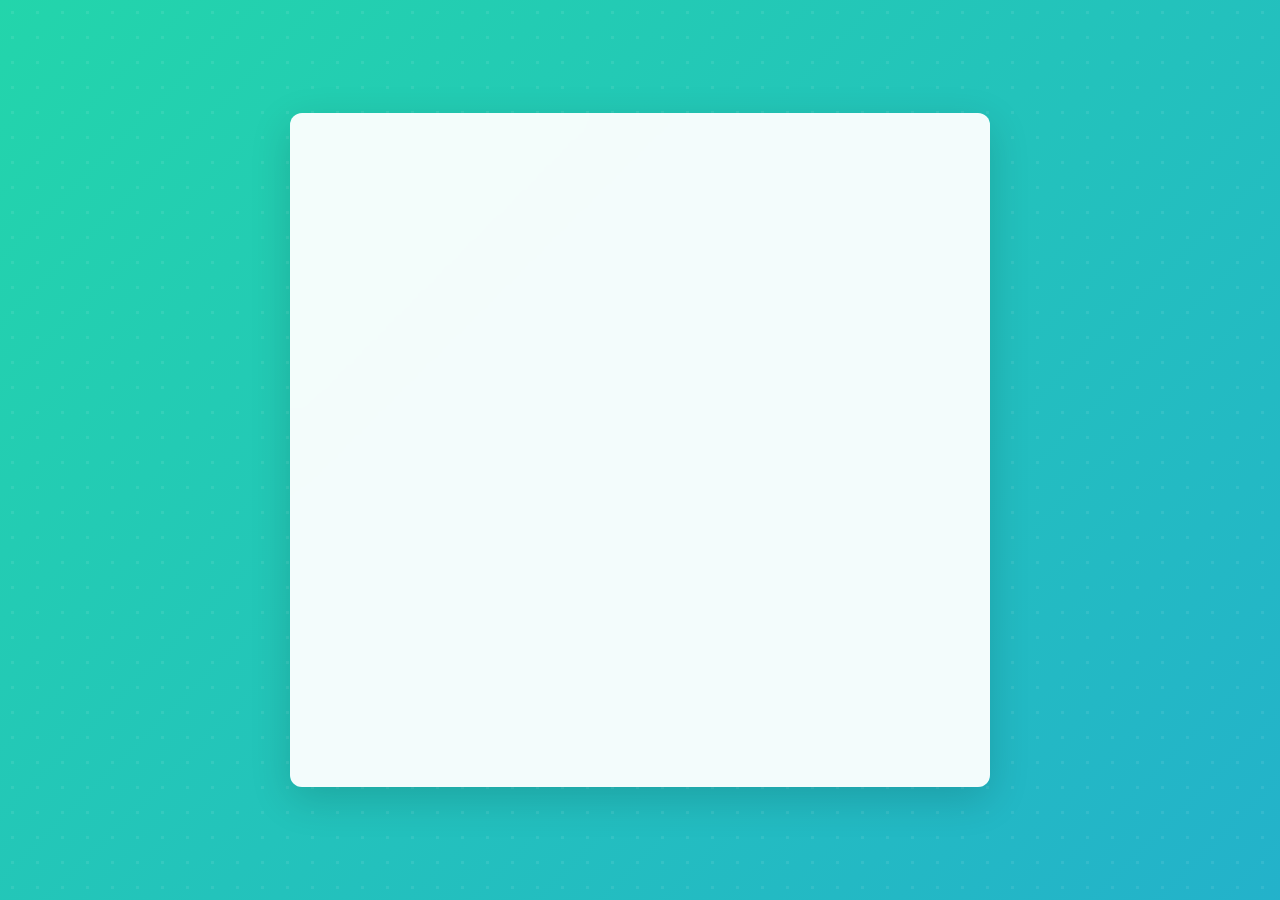
<file: Log in page/index.html>
<!DOCTYPE html>
<html lang="en">
<head>
    <meta charset="UTF-8">
    <link rel="stylesheet" href="style.css">
    <meta name="viewport" content="width=device-width, initial-scale=1.0, maximum-scale=1.0">
    <title>User Registration Form</title>
    <link href="https://fonts.googleapis.com/css2?family=Poppins:wght@300;400;500;600&display=swap" rel="stylesheet">
    <link rel="stylesheet" href="https://cdnjs.cloudflare.com/ajax/libs/font-awesome/5.15.4/css/all.min.css">
</head>

<body>
    <!-- Add floating background elements -->
    <div class="bg-elements">
        <div class="floating-element"></div>
        <div class="floating-element"></div>
        <div class="floating-element"></div>
        <div class="floating-element"></div>
        <div class="floating-element"></div>
        <div class="floating-element"></div>
    </div>
    
    <div class="container">
        <div class="form-header">
            <h1><i class="fas fa-user-plus"></i> Sign Up</h1>
            <p>Create your account to get started</p>
        </div>

        <form id="signupForm">
            <div class="form-group">
                <label for="fname">First name</label>
                <input type="text" id="fname" required>
            </div>

            <div class="form-group">
                <label for="mname">Middle name</label>
                <input type="text" id="mname">
            </div>

            <div class="form-group">
                <label for="lname">Last name</label>
                <input type="text" id="lname" required>
            </div>

            <div class="form-group">
                <label for="email">Email</label>
                <input type="email" id="email" required>
            </div>

            <div class="form-group">
                <label for="phone">Phone Number</label>
                <input type="tel" id="phone" required>
            </div>

            <div class="form-group">
                <label for="password">Password</label>
                <input type="password" id="password" required>
            </div>

            <div class="form-group">
                <label for="confirm-password">Confirm Password</label>
                <input type="password" id="confirm-password" required>
            </div>

            <div class="form-group">
                <label>Gender</label>
                <div class="radio-group">
                    <div class="radio-option">
                        <input type="radio" id="male" name="gender" value="male" required>
                        <label for="male">Male</label>
                    </div>
                    <div class="radio-option">
                        <input type="radio" id="female" name="gender" value="female">
                        <label for="female">Female</label>
                    </div>
                    <div class="radio-option">
                        <input type="radio" id="other" name="gender" value="other">
                        <label for="other">Other</label>
                    </div>
                </div>
            </div>

            <div class="form-group">
                <label for="age">Age</label>
                <input type="number" id="age" min="1" max="120" required>
            </div>

            <button type="submit" class="btn-submit">
                Sign Up
            </button>
        </form>
    </div>
</body>
</html>
</file>
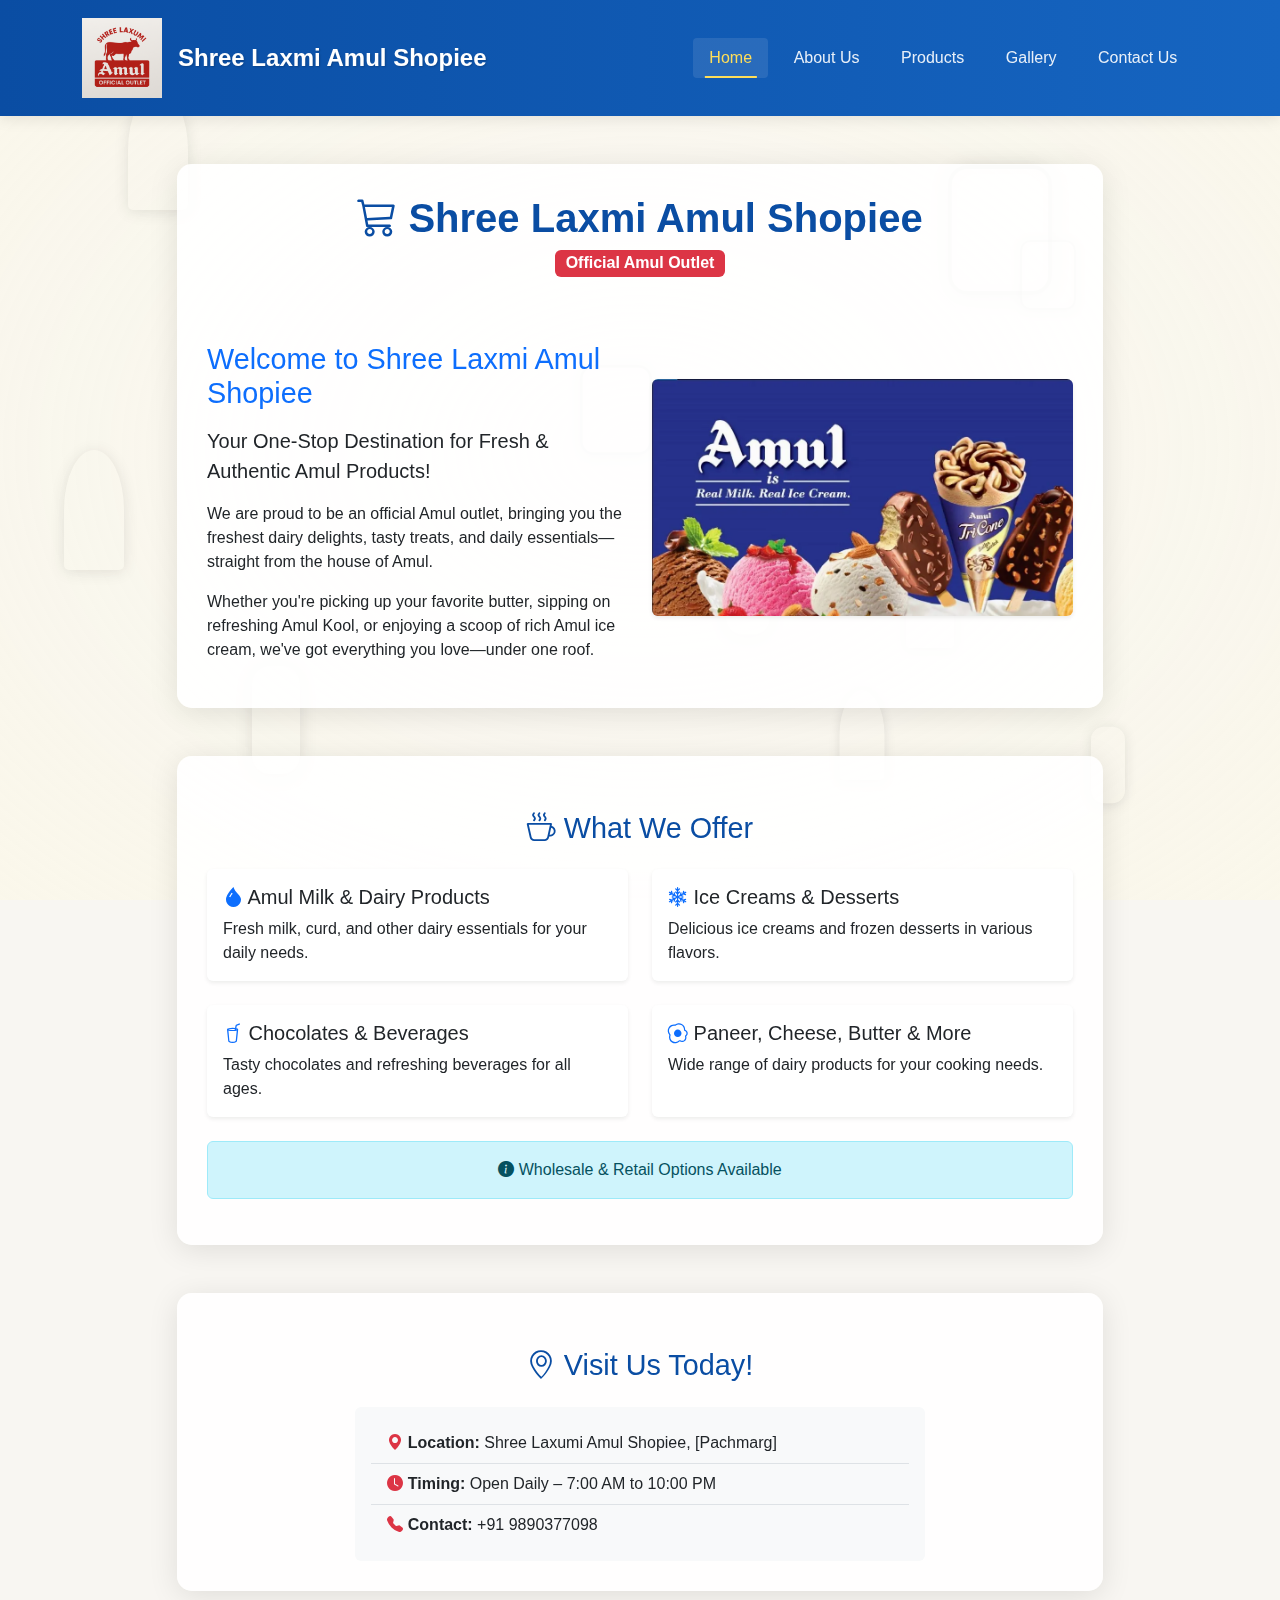
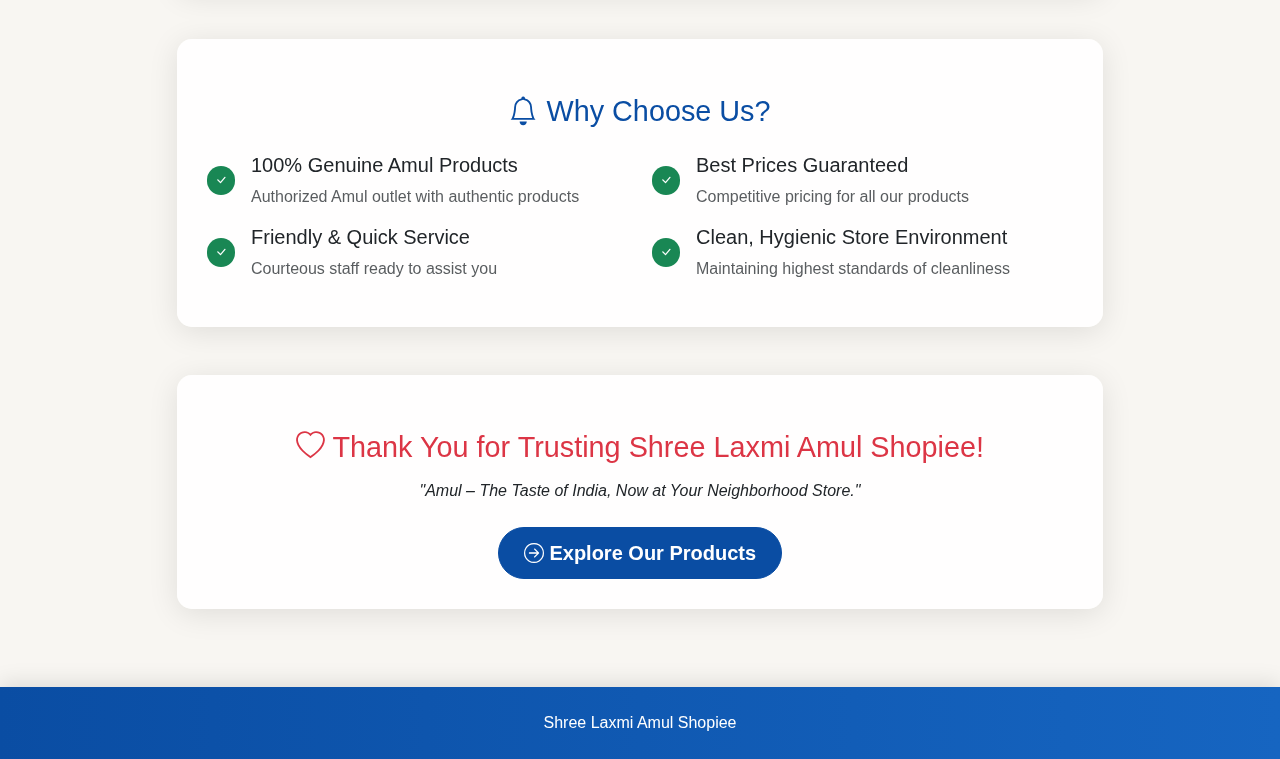
<file: PHP website/index.html>
<!DOCTYPE html>
<html lang="en">
<head>
    <meta charset="UTF-8">
    <meta name="viewport" content="width=device-width, initial-scale=1.0">
    <title>Amul - Home</title>
    <!-- Bootstrap CSS -->
    <link href="https://cdn.jsdelivr.net/npm/bootstrap@5.3.2/dist/css/bootstrap.min.css" rel="stylesheet">
    <!-- Bootstrap Icons -->
    <link rel="stylesheet" href="https://cdn.jsdelivr.net/npm/bootstrap-icons@1.11.1/font/bootstrap-icons.css">
    <!-- Animate.css -->
    <link rel="stylesheet" href="https://cdnjs.cloudflare.com/ajax/libs/animate.css/4.1.1/animate.min.css">
    <link rel="stylesheet" href="style.css">
</head>
<body>

<nav class="navbar navbar-expand-lg navbar-dark sticky-top">
    <div class="container">
        <a class="navbar-brand d-flex align-items-center" href="index.html">
            <img src="Amul.jpg" alt="Amul Logo" class="logo-img">
            <span class="shop-name ms-3">Shree Laxmi Amul Shopiee</span>
        </a>
        <button class="navbar-toggler" type="button" data-bs-toggle="collapse" data-bs-target="#navbarNav">
            <span class="navbar-toggler-icon"></span>
        </button>
        <div class="collapse navbar-collapse" id="navbarNav">
            <ul class="navbar-nav ms-auto">
                <li class="nav-item">
                    <a class="nav-link active" href="index.html">Home</a>
                </li>
                <li class="nav-item">
                    <a class="nav-link" href="about.html">About Us</a>
                </li>
                <li class="nav-item">
                    <a class="nav-link" href="products.html">Products</a>
                </li>
                <li class="nav-item">
                    <a class="nav-link" href="gallery.html">Gallery</a>
                </li>
                <li class="nav-item">
                    <a class="nav-link" href="contact.html">Contact Us</a>
                </li>
            </ul>
        </div>
    </div>
</nav>

<div class="floating-background">
    <div class="ice-cream cone"></div>
    <div class="ice-cream cup"></div>
    <div class="ice-cream candy"></div>
    <div class="ice-cream cone reversed"></div>
    <div class="ice-cream cup reversed"></div>
    <div class="ice-cream candy reversed"></div>
    <div class="ice-cream cone"></div>
    <div class="ice-cream cup"></div>
    <div class="ice-cream candy"></div>
    <div class="ice-cream cone reversed"></div>
</div>

<main class="container py-5">
    <div class="row justify-content-center">
        <div class="col-lg-10">
            <!-- Hero Section -->
            <div class="content-card mb-5 animate__animated animate__fadeInDown">
                <div class="text-center mb-4">
                    <h1><i class="bi bi-cart3"></i> Shree Laxmi Amul Shopiee</h1>
                    <p class="badge bg-danger fs-6">Official Amul Outlet</p>
                </div>
                
                <div class="row align-items-center">
                    <div class="col-md-6">
                        <h2 class="text-primary"><i class="bi bi-cheese"></i> Welcome to Shree Laxmi Amul Shopiee</h2>
                        <p class="lead">Your One-Stop Destination for Fresh & Authentic Amul Products!</p>
                        <p>We are proud to be an official Amul outlet, bringing you the freshest dairy delights, tasty treats, and daily essentials—straight from the house of Amul.</p>
                        <p>Whether you're picking up your favorite butter, sipping on refreshing Amul Kool, or enjoying a scoop of rich Amul ice cream, we've got everything you love—under one roof.</p>
                    </div>
                    <div class="col-md-6">
                        <div class="text-center">
                            <img src="images/iceindex.webp" alt="Amul Products" class="img-fluid rounded shadow-sm" style="max-height: 300px;">
                        </div>
                    </div>
                </div>
            </div>
            
            <!-- What We Offer Section -->
            <div class="content-card mb-5 animate__animated animate__fadeIn animate__delay-1s">
                <h2 class="text-center mb-4"><i class="bi bi-cup-hot"></i> What We Offer</h2>
                
                <div class="row row-cols-1 row-cols-md-2 g-4">
                    <div class="col">
                        <div class="card h-100 border-0 shadow-sm animate__animated animate__fadeInLeft animate__delay-2s">
                            <div class="card-body">
                                <h5 class="card-title"><i class="bi bi-droplet-fill text-primary"></i> Amul Milk & Dairy Products</h5>
                                <p class="card-text">Fresh milk, curd, and other dairy essentials for your daily needs.</p>
                            </div>
                        </div>
                    </div>
                    <div class="col">
                        <div class="card h-100 border-0 shadow-sm animate__animated animate__fadeInRight animate__delay-2s">
                            <div class="card-body">
                                <h5 class="card-title"><i class="bi bi-snow2 text-primary"></i> Ice Creams & Desserts</h5>
                                <p class="card-text">Delicious ice creams and frozen desserts in various flavors.</p>
                            </div>
                        </div>
                    </div>
                    <div class="col">
                        <div class="card h-100 border-0 shadow-sm animate__animated animate__fadeInLeft animate__delay-3s">
                            <div class="card-body">
                                <h5 class="card-title"><i class="bi bi-cup-straw text-primary"></i> Chocolates & Beverages</h5>
                                <p class="card-text">Tasty chocolates and refreshing beverages for all ages.</p>
                            </div>
                        </div>
                    </div>
                    <div class="col">
                        <div class="card h-100 border-0 shadow-sm animate__animated animate__fadeInRight animate__delay-3s">
                            <div class="card-body">
                                <h5 class="card-title"><i class="bi bi-egg-fried text-primary"></i> Paneer, Cheese, Butter & More</h5>
                                <p class="card-text">Wide range of dairy products for your cooking needs.</p>
                            </div>
                        </div>
                    </div>
                </div>
                
                <div class="text-center mt-4 animate__animated animate__fadeIn animate__delay-4s">
                    <div class="alert alert-info" role="alert">
                        <i class="bi bi-info-circle-fill"></i> Wholesale & Retail Options Available
                    </div>
                </div>
            </div>
            
            <!-- Visit Us Section -->
            <div class="content-card mb-5 animate__animated animate__fadeIn animate__delay-2s">
                <h2 class="text-center mb-4"><i class="bi bi-geo-alt"></i> Visit Us Today!</h2>
                
                <div class="row justify-content-center">
                    <div class="col-md-8">
                        <div class="card border-0 bg-light">
                            <div class="card-body">
                                <ul class="list-group list-group-flush">
                                    <li class="list-group-item bg-transparent">
                                        <i class="bi bi-geo-alt-fill text-danger"></i> <strong>Location:</strong> Shree Laxumi Amul Shopiee, [Pachmarg]
                                    </li>
                                    <li class="list-group-item bg-transparent">
                                        <i class="bi bi-clock-fill text-danger"></i> <strong>Timing:</strong> Open Daily – 7:00 AM to 10:00 PM
                                    </li>
                                    <li class="list-group-item bg-transparent">
                                        <i class="bi bi-telephone-fill text-danger"></i> <strong>Contact:</strong> +91 9890377098
                                    </li>
                                </ul>
                            </div>
                        </div>
                    </div>
                </div>
            </div>
            
            <!-- Why Choose Us Section -->
            <div class="content-card mb-5 animate__animated animate__fadeIn animate__delay-3s">
                <h2 class="text-center mb-4"><i class="bi bi-bell"></i> Why Choose Us?</h2>
                
                <div class="row">
                    <div class="col-md-6 mb-3">
                        <div class="d-flex align-items-center">
                            <div class="flex-shrink-0">
                                <span class="badge rounded-pill bg-success p-2"><i class="bi bi-check-lg"></i></span>
                            </div>
                            <div class="flex-grow-1 ms-3">
                                <h5>100% Genuine Amul Products</h5>
                                <p class="text-muted mb-0">Authorized Amul outlet with authentic products</p>
                            </div>
                        </div>
                    </div>
                    <div class="col-md-6 mb-3">
                        <div class="d-flex align-items-center">
                            <div class="flex-shrink-0">
                                <span class="badge rounded-pill bg-success p-2"><i class="bi bi-check-lg"></i></span>
                            </div>
                            <div class="flex-grow-1 ms-3">
                                <h5>Best Prices Guaranteed</h5>
                                <p class="text-muted mb-0">Competitive pricing for all our products</p>
                            </div>
                        </div>
                    </div>
                    <div class="col-md-6 mb-3">
                        <div class="d-flex align-items-center">
                            <div class="flex-shrink-0">
                                <span class="badge rounded-pill bg-success p-2"><i class="bi bi-check-lg"></i></span>
                            </div>
                            <div class="flex-grow-1 ms-3">
                                <h5>Friendly & Quick Service</h5>
                                <p class="text-muted mb-0">Courteous staff ready to assist you</p>
                            </div>
                        </div>
                    </div>
                    <div class="col-md-6 mb-3">
                        <div class="d-flex align-items-center">
                            <div class="flex-shrink-0">
                                <span class="badge rounded-pill bg-success p-2"><i class="bi bi-check-lg"></i></span>
                            </div>
                            <div class="flex-grow-1 ms-3">
                                <h5>Clean, Hygienic Store Environment</h5>
                                <p class="text-muted mb-0">Maintaining highest standards of cleanliness</p>
                            </div>
                        </div>
                    </div>
                </div>
            </div>
            
            <!-- Thank You Section -->
            <div class="content-card text-center animate__animated animate__fadeInUp animate__delay-4s">
                <h2 class="text-danger"><i class="bi bi-heart"></i> Thank You for Trusting Shree Laxmi Amul Shopiee!</h2>
                <p class="fst-italic">"Amul – The Taste of India, Now at Your Neighborhood Store."</p>
                <div class="mt-4">
                    <a href="products.html" class="btn btn-primary btn-lg">
                        <i class="bi bi-arrow-right-circle"></i> Explore Our Products
                    </a>
                </div>
            </div>
        </div>
    </div>
</main>

<footer class="py-4 text-center text-white">
    <div class="container">
        <p class="mb-0">Shree Laxmi Amul Shopiee</p>
    </div>
</footer>

<!-- Bootstrap JS Bundle with Popper -->
<script src="https://cdn.jsdelivr.net/npm/bootstrap@5.3.2/dist/js/bootstrap.bundle.min.js"></script>
<!-- Animation Scroll Script -->
<script>
    // Function to handle animations on scroll
    function handleScrollAnimations() {
        const elements = document.querySelectorAll('.animate-on-scroll');
        
        elements.forEach(element => {
            const elementPosition = element.getBoundingClientRect().top;
            const windowHeight = window.innerHeight;
            
            if (elementPosition < windowHeight - 50) {
                element.classList.add('visible');
            }
        });
    }
    
    // Add scroll event listener
    window.addEventListener('scroll', handleScrollAnimations);
    
    // Initial check for elements in view
    document.addEventListener('DOMContentLoaded', function() {
        handleScrollAnimations();
    });
</script>
</body>
</html>
</file>
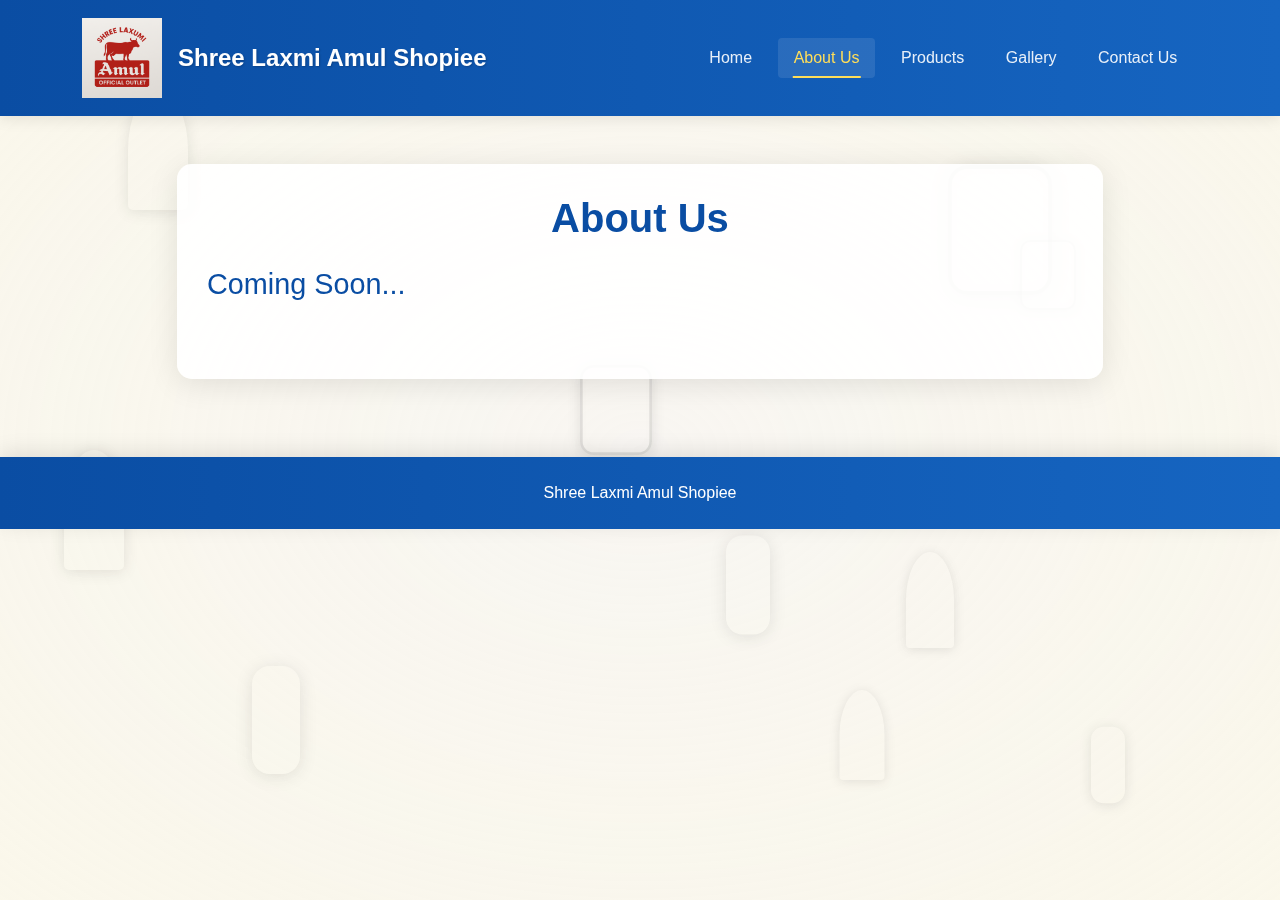
<file: PHP website/about.html>
<!DOCTYPE html>
<html lang="en">
<head>
    <meta charset="UTF-8">
    <meta name="viewport" content="width=device-width, initial-scale=1.0">
    <title>Amul - About Us</title>
    <!-- Bootstrap CSS -->
    <link href="https://cdn.jsdelivr.net/npm/bootstrap@5.3.2/dist/css/bootstrap.min.css" rel="stylesheet">
    <!-- Animate.css -->
    <link rel="stylesheet" href="https://cdnjs.cloudflare.com/ajax/libs/animate.css/4.1.1/animate.min.css">
    <link rel="stylesheet" href="style.css">
</head>
<body>

<nav class="navbar navbar-expand-lg navbar-dark sticky-top">
    <div class="container">
        <a class="navbar-brand d-flex align-items-center" href="index.html">
            <img src="Amul.jpg" alt="Amul Logo" class="logo-img">
            <span class="shop-name ms-3">Shree Laxmi Amul Shopiee</span>
        </a>
        <button class="navbar-toggler" type="button" data-bs-toggle="collapse" data-bs-target="#navbarNav">
            <span class="navbar-toggler-icon"></span>
        </button>
        <div class="collapse navbar-collapse" id="navbarNav">
            <ul class="navbar-nav ms-auto">
                <li class="nav-item">
                    <a class="nav-link" href="index.html">Home</a>
                </li>
                <li class="nav-item">
                    <a class="nav-link active" href="about.html">About Us</a>
                </li>
                <li class="nav-item">
                    <a class="nav-link" href="products.html">Products</a>
                </li>
                <li class="nav-item">
                    <a class="nav-link" href="gallery.html">Gallery</a>
                </li>
                <li class="nav-item">
                    <a class="nav-link" href="contact.html">Contact Us</a>
                </li>
            </ul>
        </div>
    </div>
</nav>

<div class="floating-background">
    <div class="ice-cream cone"></div>
    <div class="ice-cream cup"></div>
    <div class="ice-cream candy"></div>
    <div class="ice-cream cone reversed"></div>
    <div class="ice-cream cup reversed"></div>
    <div class="ice-cream candy reversed"></div>
    <div class="ice-cream cone"></div>
    <div class="ice-cream cup"></div>
    <div class="ice-cream candy"></div>
    <div class="ice-cream cone reversed"></div>
</div>

<main class="container py-5">
    <div class="row justify-content-center">
        <div class="col-lg-10">
            <div class="content-card animate__animated animate__fadeIn">
                <h1 class="text-center mb-4 animate__animated animate__fadeInDown">About Us</h1>
                
                <div class="about-content animate__animated animate__fadeInUp animate__delay-1s">
                    <h2 class="pulse-animation">Coming Soon...</h2>
                    <div class="text-center mt-5">
                        <i class="bi bi-clock-history fs-1 text-primary float-animation"></i>
                    </div>
                </div>
            </div>
        </div>
    </div>
</main>

<footer class="py-4 text-center text-white">
    <div class="container">
        <p class="mb-0">Shree Laxmi Amul Shopiee</p>
    </div>
</footer>

<!-- Bootstrap JS Bundle with Popper -->
<script src="https://cdn.jsdelivr.net/npm/bootstrap@5.3.2/dist/js/bootstrap.bundle.min.js"></script>
</body>
</html>
</file>
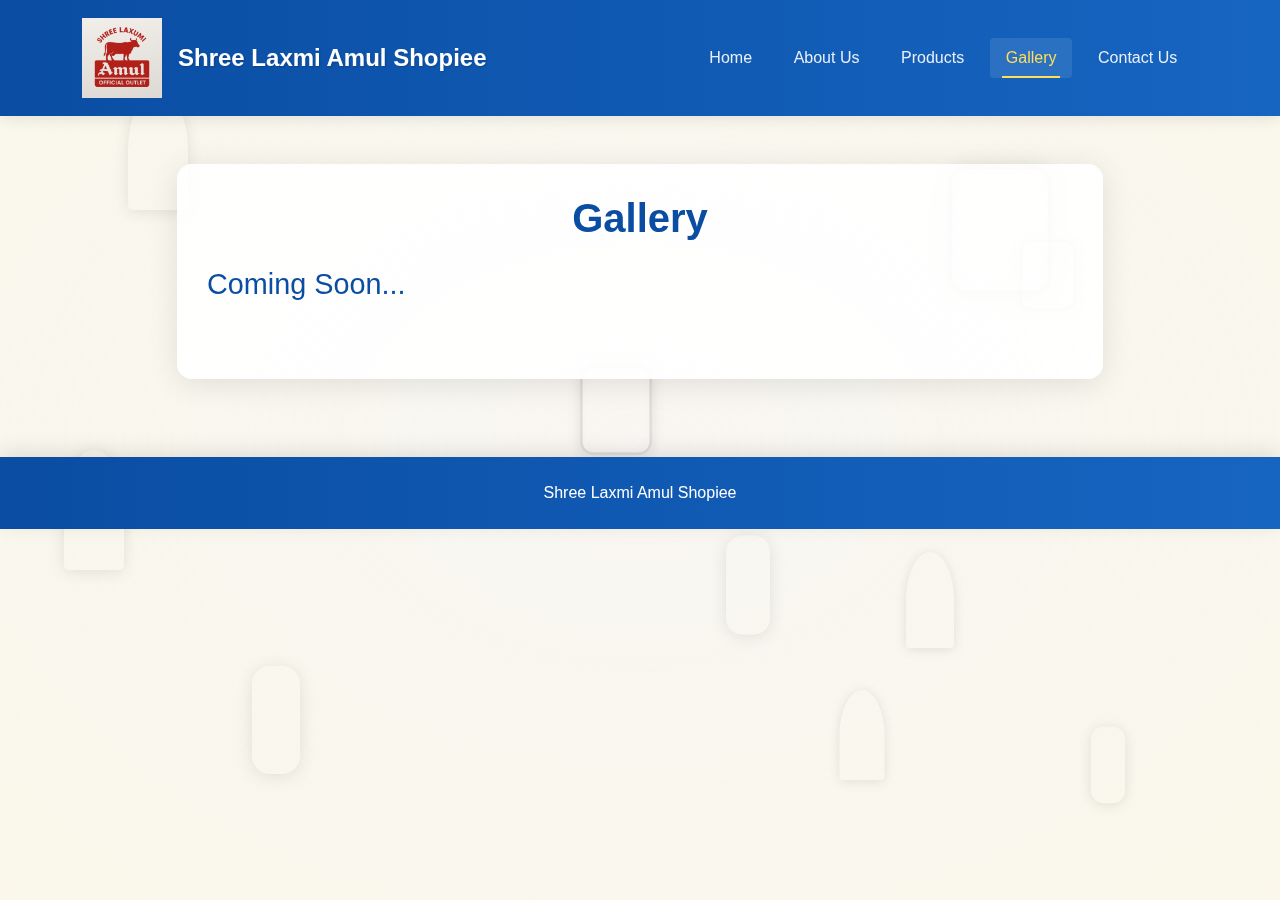
<file: PHP website/gallery.html>
<!DOCTYPE html>
<html lang="en">
<head>
    <meta charset="UTF-8">
    <meta name="viewport" content="width=device-width, initial-scale=1.0">
    <title>Amul - Gallery</title>
    <!-- Bootstrap CSS -->
    <link href="https://cdn.jsdelivr.net/npm/bootstrap@5.3.2/dist/css/bootstrap.min.css" rel="stylesheet">
    <!-- Animate.css -->
    <link rel="stylesheet" href="https://cdnjs.cloudflare.com/ajax/libs/animate.css/4.1.1/animate.min.css">
    <link rel="stylesheet" href="style.css">
</head>
<body>

<nav class="navbar navbar-expand-lg navbar-dark sticky-top">
    <div class="container">
        <a class="navbar-brand d-flex align-items-center" href="index.html">
            <img src="Amul.jpg" alt="Amul Logo" class="logo-img">
            <span class="shop-name ms-3">Shree Laxmi Amul Shopiee</span>
        </a>
        <button class="navbar-toggler" type="button" data-bs-toggle="collapse" data-bs-target="#navbarNav">
            <span class="navbar-toggler-icon"></span>
        </button>
        <div class="collapse navbar-collapse" id="navbarNav">
            <ul class="navbar-nav ms-auto">
                <li class="nav-item">
                    <a class="nav-link" href="index.html">Home</a>
                </li>
                <li class="nav-item">
                    <a class="nav-link" href="about.html">About Us</a>
                </li>
                <li class="nav-item">
                    <a class="nav-link" href="products.html">Products</a>
                </li>
                <li class="nav-item">
                    <a class="nav-link active" href="gallery.html">Gallery</a>
                </li>
                <li class="nav-item">
                    <a class="nav-link" href="contact.html">Contact Us</a>
                </li>
            </ul>
        </div>
    </div>
</nav>

<div class="floating-background">
    <div class="ice-cream cone"></div>
    <div class="ice-cream cup"></div>
    <div class="ice-cream candy"></div>
    <div class="ice-cream cone reversed"></div>
    <div class="ice-cream cup reversed"></div>
    <div class="ice-cream candy reversed"></div>
    <div class="ice-cream cone"></div>
    <div class="ice-cream cup"></div>
    <div class="ice-cream candy"></div>
    <div class="ice-cream cone reversed"></div>
</div>

<main class="container py-5">
    <div class="row justify-content-center">
        <div class="col-lg-10">
            <div class="content-card animate__animated animate__fadeIn">
                <h1 class="text-center mb-4 animate__animated animate__fadeInDown">Gallery</h1>
                
                <div class="gallery-content animate__animated animate__fadeInUp animate__delay-1s">
                    <h2 class="pulse-animation">Coming Soon...</h2>
                    <div class="text-center mt-5">
                        <i class="bi bi-camera fs-1 text-primary float-animation"></i>
                    </div>
                </div>
            </div>
        </div>
    </div>
</main>

<footer class="py-4 text-center text-white">
    <div class="container">
        <p class="mb-0">Shree Laxmi Amul Shopiee</p>
    </div>
</footer>

<!-- Bootstrap JS Bundle with Popper -->
<script src="https://cdn.jsdelivr.net/npm/bootstrap@5.3.2/dist/js/bootstrap.bundle.min.js"></script>
</body>
</html>
</file>
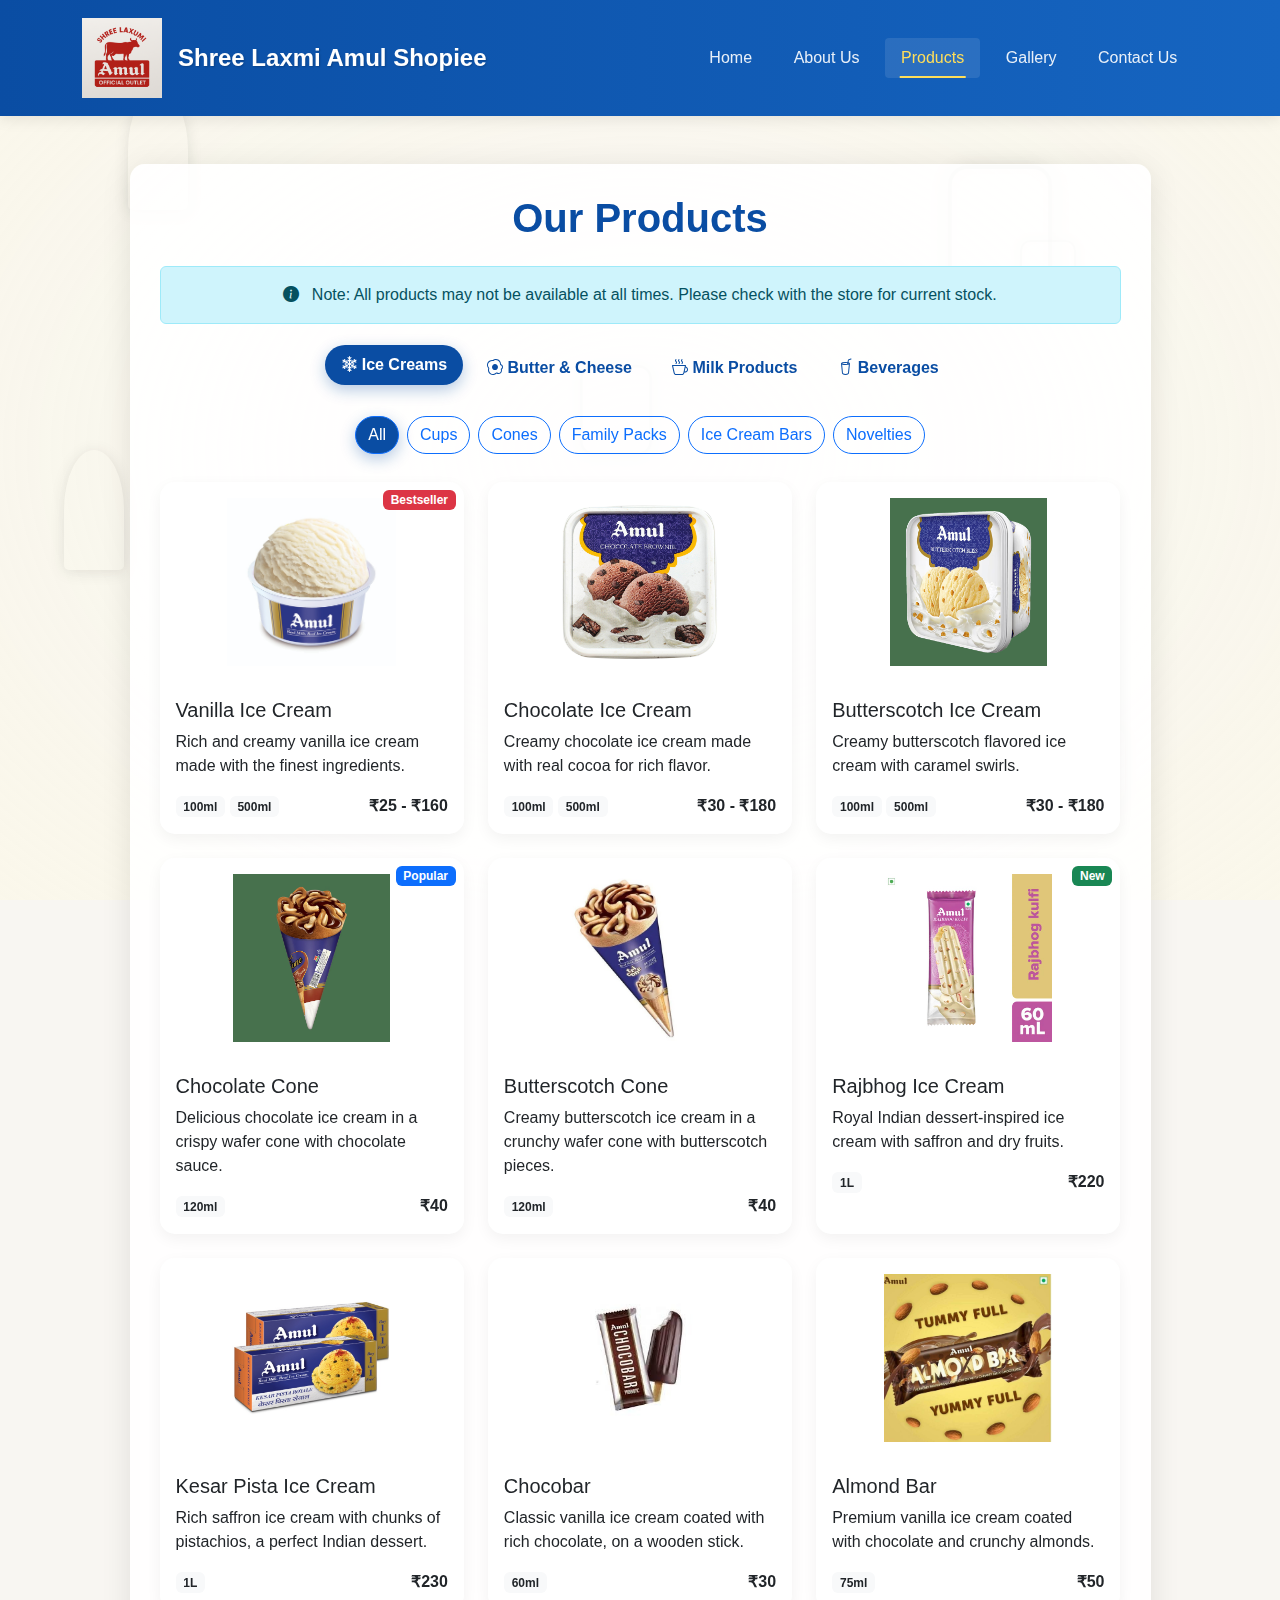
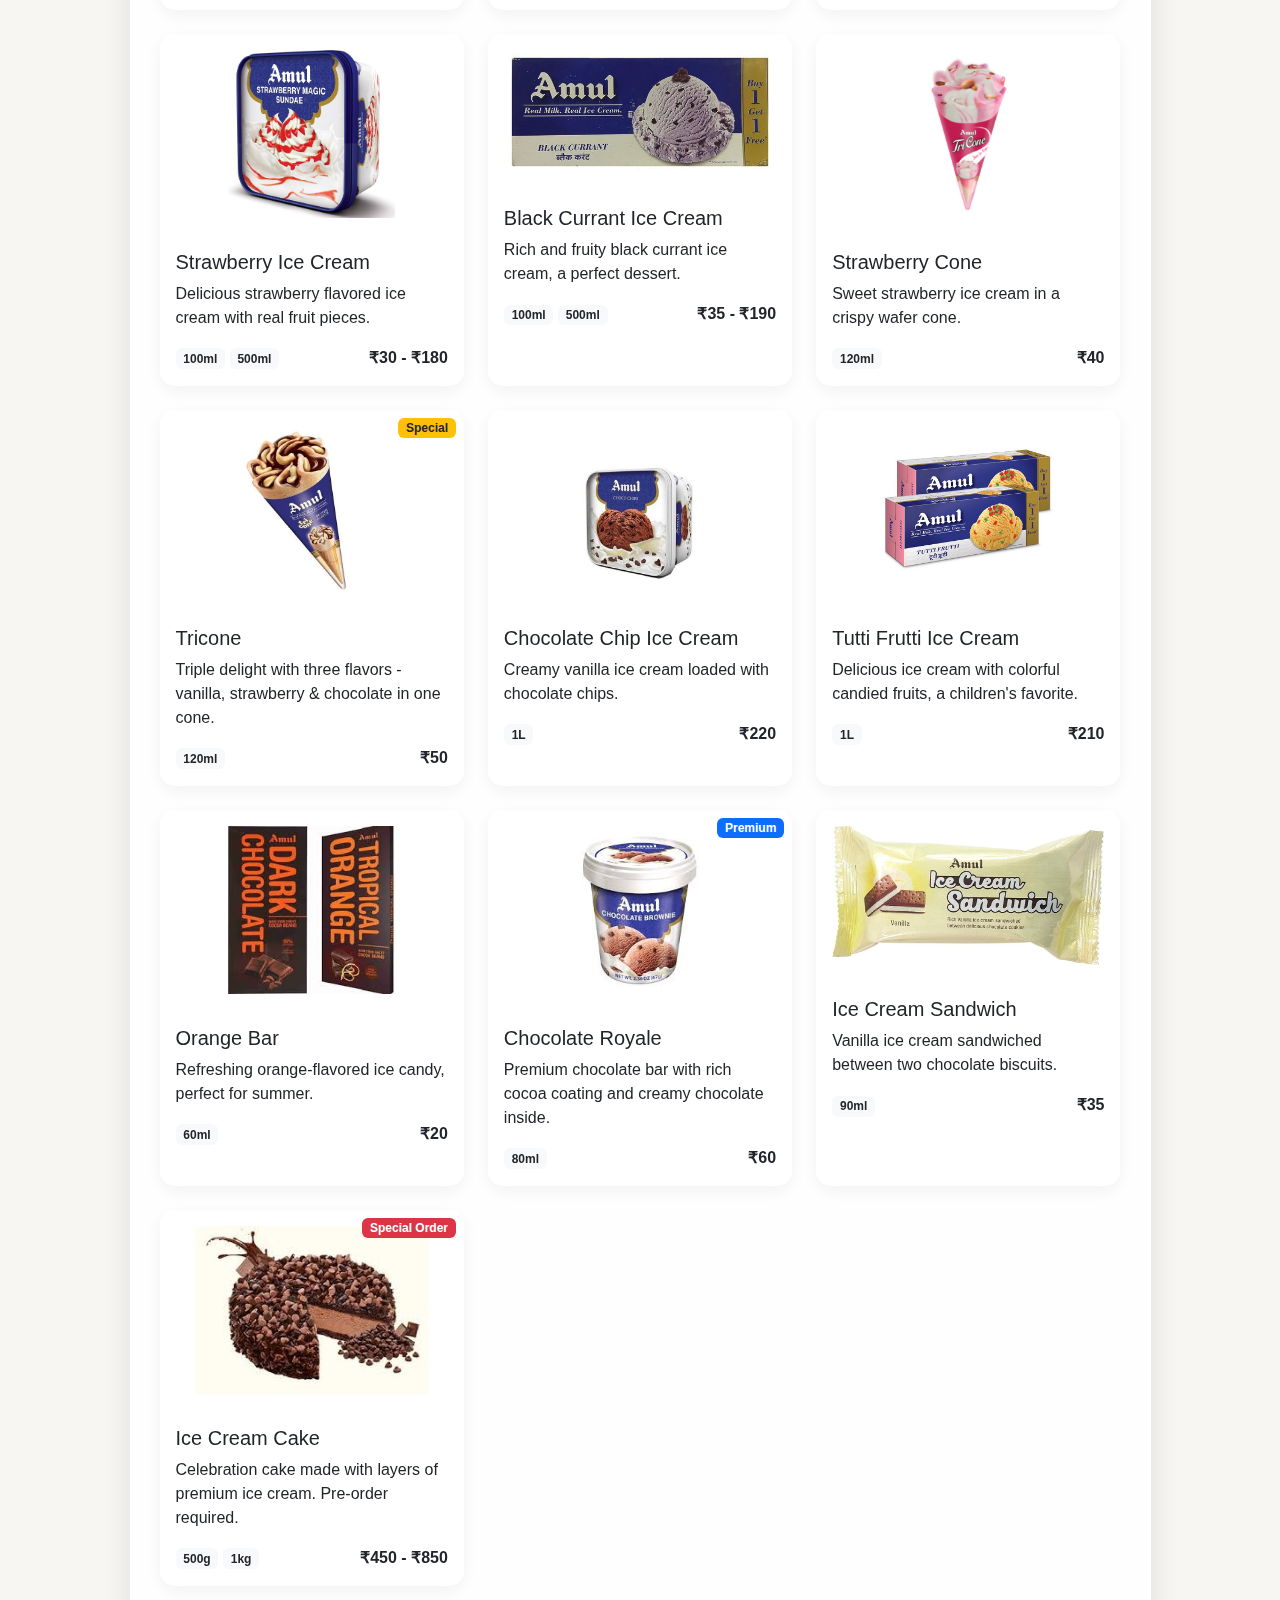
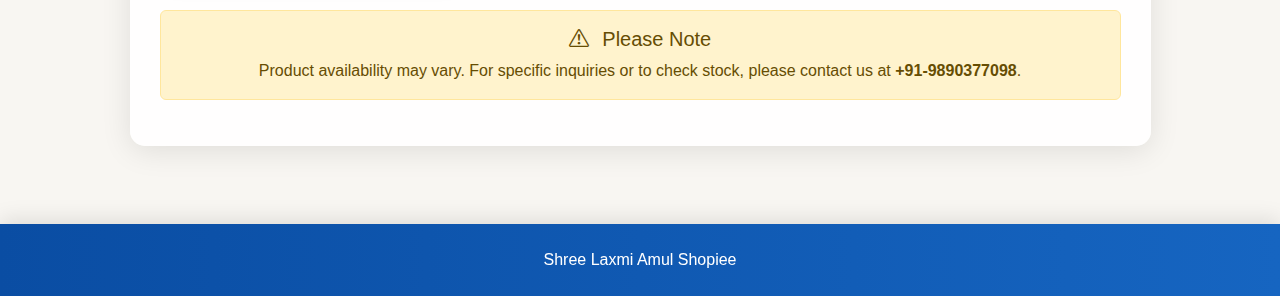
<file: PHP website/products.html>
<!DOCTYPE html>
<html lang="en">
<head>
    <meta charset="UTF-8">
    <meta name="viewport" content="width=device-width, initial-scale=1.0">
    <title>Amul - Products</title>
    <!-- Bootstrap CSS -->
    <link href="https://cdn.jsdelivr.net/npm/bootstrap@5.3.2/dist/css/bootstrap.min.css" rel="stylesheet">
    <!-- Bootstrap Icons -->
    <link rel="stylesheet" href="https://cdn.jsdelivr.net/npm/bootstrap-icons@1.11.1/font/bootstrap-icons.css">
    <!-- Animate.css -->
    <link rel="stylesheet" href="https://cdnjs.cloudflare.com/ajax/libs/animate.css/4.1.1/animate.min.css">
    <link rel="stylesheet" href="style.css">
</head>
<body>

<nav class="navbar navbar-expand-lg navbar-dark sticky-top">
    <div class="container">
        <a class="navbar-brand d-flex align-items-center" href="index.html">
            <img src="Amul.jpg" alt="Amul Logo" class="logo-img">
            <span class="shop-name ms-3">Shree Laxmi Amul Shopiee</span>
        </a>
        <button class="navbar-toggler" type="button" data-bs-toggle="collapse" data-bs-target="#navbarNav">
            <span class="navbar-toggler-icon"></span>
        </button>
        <div class="collapse navbar-collapse" id="navbarNav">
            <ul class="navbar-nav ms-auto">
                <li class="nav-item">
                    <a class="nav-link" href="index.html">Home</a>
                </li>
                <li class="nav-item">
                    <a class="nav-link" href="about.html">About Us</a>
                </li>
                <li class="nav-item">
                    <a class="nav-link active" href="products.html">Products</a>
                </li>
                <li class="nav-item">
                    <a class="nav-link" href="gallery.html">Gallery</a>
                </li>
                <li class="nav-item">
                    <a class="nav-link" href="contact.html">Contact Us</a>
                </li>
            </ul>
        </div>
    </div>
</nav>

<div class="floating-background">
    <div class="ice-cream cone"></div>
    <div class="ice-cream cup"></div>
    <div class="ice-cream candy"></div>
    <div class="ice-cream cone reversed"></div>
    <div class="ice-cream cup reversed"></div>
    <div class="ice-cream candy reversed"></div>
    <div class="ice-cream cone"></div>
    <div class="ice-cream cup"></div>
    <div class="ice-cream candy"></div>
    <div class="ice-cream cone reversed"></div>
</div>

<main class="container py-5">
    <div class="row justify-content-center">
        <div class="col-lg-11">
            <div class="content-card animate__animated animate__fadeIn">
                <h1 class="text-center mb-4 animate__animated animate__fadeInDown">Our Products</h1>
                
                <div class="alert alert-info text-center mb-4 animate__animated animate__fadeIn animate__delay-1s">
                    <i class="bi bi-info-circle-fill me-2"></i> Note: All products may not be available at all times. Please check with the store for current stock.
                </div>
                
                <!-- Product Categories Tabs -->
                <ul class="nav nav-pills mb-4 justify-content-center animate__animated animate__fadeIn animate__delay-1s" id="productTabs" role="tablist">
                    <li class="nav-item" role="presentation">
                        <button class="nav-link active mx-1" id="ice-cream-tab" data-bs-toggle="pill" data-bs-target="#ice-cream" type="button" role="tab">
                            <i class="bi bi-snow2"></i> Ice Creams
                        </button>
                    </li>
                    <li class="nav-item" role="presentation">
                        <button class="nav-link mx-1" id="butter-cheese-tab" data-bs-toggle="pill" data-bs-target="#butter-cheese" type="button" role="tab">
                            <i class="bi bi-egg-fried"></i> Butter & Cheese
                        </button>
                    </li>
                    <li class="nav-item" role="presentation">
                        <button class="nav-link mx-1" id="milk-tab" data-bs-toggle="pill" data-bs-target="#milk" type="button" role="tab">
                            <i class="bi bi-cup-hot"></i> Milk Products
                        </button>
                    </li>
                    <li class="nav-item" role="presentation">
                        <button class="nav-link mx-1" id="beverages-tab" data-bs-toggle="pill" data-bs-target="#beverages" type="button" role="tab">
                            <i class="bi bi-cup-straw"></i> Beverages
                        </button>
                    </li>
                </ul>
                
                <!-- Product Content -->
                <div class="tab-content animate__animated animate__fadeIn animate__delay-2s" id="productTabContent">
                    <!-- Ice Cream Tab -->
                    <div class="tab-pane fade show active" id="ice-cream" role="tabpanel">
                        <!-- Ice Cream Categories -->
                        <div class="d-flex flex-wrap justify-content-center mb-4">
                            <button class="btn btn-outline-primary m-1 ice-cream-filter active" data-filter="all">All</button>
                            <button class="btn btn-outline-primary m-1 ice-cream-filter" data-filter="cups">Cups</button>
                            <button class="btn btn-outline-primary m-1 ice-cream-filter" data-filter="cones">Cones</button>
                            <button class="btn btn-outline-primary m-1 ice-cream-filter" data-filter="family">Family Packs</button>
                            <button class="btn btn-outline-primary m-1 ice-cream-filter" data-filter="bars">Ice Cream Bars</button>
                            <button class="btn btn-outline-primary m-1 ice-cream-filter" data-filter="novelty">Novelties</button>
                        </div>
                        
                        <!-- Ice Cream Products -->
                        <div class="row row-cols-1 row-cols-md-2 row-cols-lg-3 g-4 mb-4">
                            <!-- Cup Products -->
                            <div class="col ice-cream-item cups">
                                <div class="card h-100 product-card animate-hover">
                                    <div class="position-relative">
                                        <img src="images/Amul-Cup-Vanilla-Royale.jpg" class="card-img-top p-3" alt="Vanilla Ice Cream">
                                        <span class="badge bg-danger position-absolute top-0 end-0 m-2">Bestseller</span>
                                    </div>
                                    <div class="card-body">
                                        <h5 class="card-title">Vanilla Ice Cream</h5>
                                        <p class="card-text">Rich and creamy vanilla ice cream made with the finest ingredients.</p>
                                        <div class="d-flex justify-content-between align-items-center">
                                            <div class="sizes">
                                                <span class="badge bg-light text-dark">100ml</span>
                                                <span class="badge bg-light text-dark">500ml</span>
                                            </div>
                                            <span class="price fw-bold">₹25 - ₹160</span>
                                        </div>
                                    </div>
                                </div>
                            </div>
                            
                            <div class="col ice-cream-item cups">
                                <div class="card h-100 product-card animate-hover">
                                    <img src="images/Chocolate Ice Cream.jpg" class="card-img-top p-3" alt="Chocolate Ice Cream">
                                    <div class="card-body">
                                        <h5 class="card-title">Chocolate Ice Cream</h5>
                                        <p class="card-text">Creamy chocolate ice cream made with real cocoa for rich flavor.</p>
                                        <div class="d-flex justify-content-between align-items-center">
                                            <div class="sizes">
                                                <span class="badge bg-light text-dark">100ml</span>
                                                <span class="badge bg-light text-dark">500ml</span>
                                            </div>
                                            <span class="price fw-bold">₹30 - ₹180</span>
                                        </div>
                                    </div>
                                </div>
                            </div>
                            
                            <div class="col ice-cream-item cups">
                                <div class="card h-100 product-card animate-hover">
                                    <img src="images/Butterscotch Ice Cream.jpg" class="card-img-top p-3" alt="Butterscotch Ice Cream">
                                    <div class="card-body">
                                        <h5 class="card-title">Butterscotch Ice Cream</h5>
                                        <p class="card-text">Creamy butterscotch flavored ice cream with caramel swirls.</p>
                                        <div class="d-flex justify-content-between align-items-center">
                                            <div class="sizes">
                                                <span class="badge bg-light text-dark">100ml</span>
                                                <span class="badge bg-light text-dark">500ml</span>
                                            </div>
                                            <span class="price fw-bold">₹30 - ₹180</span>
                                        </div>
                                    </div>
                                </div>
                            </div>
                            
                            <!-- Cone Products -->
                            <div class="col ice-cream-item cones">
                                <div class="card h-100 product-card animate-hover">
                                    <div class="position-relative">
                                        <img src="images/Chocolate Cone.jpg" class="card-img-top p-3" alt="Chocolate Cone">
                                        <span class="badge bg-primary position-absolute top-0 end-0 m-2">Popular</span>
                                    </div>
                                    <div class="card-body">
                                        <h5 class="card-title">Chocolate Cone</h5>
                                        <p class="card-text">Delicious chocolate ice cream in a crispy wafer cone with chocolate sauce.</p>
                                        <div class="d-flex justify-content-between align-items-center">
                                            <div class="sizes">
                                                <span class="badge bg-light text-dark">120ml</span>
                                            </div>
                                            <span class="price fw-bold">₹40</span>
                                        </div>
                                    </div>
                                </div>
                            </div>
                            
                            <div class="col ice-cream-item cones">
                                <div class="card h-100 product-card animate-hover">
                                    <img src="images/Butterscotch Cone.jpg" class="card-img-top p-3" alt="Butterscotch Cone">
                                    <div class="card-body">
                                        <h5 class="card-title">Butterscotch Cone</h5>
                                        <p class="card-text">Creamy butterscotch ice cream in a crunchy wafer cone with butterscotch pieces.</p>
                                        <div class="d-flex justify-content-between align-items-center">
                                            <div class="sizes">
                                                <span class="badge bg-light text-dark">120ml</span>
                                            </div>
                                            <span class="price fw-bold">₹40</span>
                                        </div>
                                    </div>
                                </div>
                            </div>
                            
                            <!-- Family Pack Products -->
                            <div class="col ice-cream-item family">
                                <div class="card h-100 product-card animate-hover">
                                    <div class="position-relative">
                                        <img src="images/Rajbhog Ice Cream.jpg" class="card-img-top p-3" alt="Rajbhog Ice Cream">
                                        <span class="badge bg-success position-absolute top-0 end-0 m-2">New</span>
                                    </div>
                                    <div class="card-body">
                                        <h5 class="card-title">Rajbhog Ice Cream</h5>
                                        <p class="card-text">Royal Indian dessert-inspired ice cream with saffron and dry fruits.</p>
                                        <div class="d-flex justify-content-between align-items-center">
                                            <div class="sizes">
                                                <span class="badge bg-light text-dark">1L</span>
                                            </div>
                                            <span class="price fw-bold">₹220</span>
                                        </div>
                                    </div>
                                </div>
                            </div>
                            
                            <div class="col ice-cream-item family">
                                <div class="card h-100 product-card animate-hover">
                                    <img src="images/Kesar Pista Ice Cream.jpg" class="card-img-top p-3" alt="Kesar Pista Ice Cream">
                                    <div class="card-body">
                                        <h5 class="card-title">Kesar Pista Ice Cream</h5>
                                        <p class="card-text">Rich saffron ice cream with chunks of pistachios, a perfect Indian dessert.</p>
                                        <div class="d-flex justify-content-between align-items-center">
                                            <div class="sizes">
                                                <span class="badge bg-light text-dark">1L</span>
                                            </div>
                                            <span class="price fw-bold">₹230</span>
                                        </div>
                                    </div>
                                </div>
                            </div>
                            
                            <!-- Ice Cream Bars -->
                            <div class="col ice-cream-item bars">
                                <div class="card h-100 product-card animate-hover">
                                    <img src="images/Chocobar.jpg" class="card-img-top p-3" alt="Chocolate Bar">
                                    <div class="card-body">
                                        <h5 class="card-title">Chocobar</h5>
                                        <p class="card-text">Classic vanilla ice cream coated with rich chocolate, on a wooden stick.</p>
                                        <div class="d-flex justify-content-between align-items-center">
                                            <div class="sizes">
                                                <span class="badge bg-light text-dark">60ml</span>
                                            </div>
                                            <span class="price fw-bold">₹30</span>
                                        </div>
                                    </div>
                                </div>
                            </div>
                            
                            <div class="col ice-cream-item bars">
                                <div class="card h-100 product-card animate-hover">
                                    <img src="images/Almond Bar.jpg" class="card-img-top p-3" alt="Almond Bar">
                                    <div class="card-body">
                                        <h5 class="card-title">Almond Bar</h5>
                                        <p class="card-text">Premium vanilla ice cream coated with chocolate and crunchy almonds.</p>
                                        <div class="d-flex justify-content-between align-items-center">
                                            <div class="sizes">
                                                <span class="badge bg-light text-dark">75ml</span>
                                            </div>
                                            <span class="price fw-bold">₹50</span>
                                        </div>
                                    </div>
                                </div>
                            </div>
                            
                            <!-- Additional Cup Products -->
                            <div class="col ice-cream-item cups">
                                <div class="card h-100 product-card animate-hover">
                                    <img src="images/Strawberry Ice Cream.jpg" class="card-img-top p-3" alt="Strawberry Ice Cream">
                                    <div class="card-body">
                                        <h5 class="card-title">Strawberry Ice Cream</h5>
                                        <p class="card-text">Delicious strawberry flavored ice cream with real fruit pieces.</p>
                                        <div class="d-flex justify-content-between align-items-center">
                                            <div class="sizes">
                                                <span class="badge bg-light text-dark">100ml</span>
                                                <span class="badge bg-light text-dark">500ml</span>
                                            </div>
                                            <span class="price fw-bold">₹30 - ₹180</span>
                                        </div>
                                    </div>
                                </div>
                            </div>
                            
                            <div class="col ice-cream-item cups">
                                <div class="card h-100 product-card animate-hover">
                                    <img src="images/Black Currant Ice Cream.jpg" class="card-img-top p-3" alt="Black Currant Ice Cream">
                                    <div class="card-body">
                                        <h5 class="card-title">Black Currant Ice Cream</h5>
                                        <p class="card-text">Rich and fruity black currant ice cream, a perfect dessert.</p>
                                        <div class="d-flex justify-content-between align-items-center">
                                            <div class="sizes">
                                                <span class="badge bg-light text-dark">100ml</span>
                                                <span class="badge bg-light text-dark">500ml</span>
                                            </div>
                                            <span class="price fw-bold">₹35 - ₹190</span>
                                        </div>
                                    </div>
                                </div>
                            </div>
                            
                            <!-- Additional Cone Products -->
                            <div class="col ice-cream-item cones">
                                <div class="card h-100 product-card animate-hover">
                                    <img src="images/Strawberry Cone.jpg" class="card-img-top p-3" alt="Strawberry Cone">
                                    <div class="card-body">
                                        <h5 class="card-title">Strawberry Cone</h5>
                                        <p class="card-text">Sweet strawberry ice cream in a crispy wafer cone.</p>
                                        <div class="d-flex justify-content-between align-items-center">
                                            <div class="sizes">
                                                <span class="badge bg-light text-dark">120ml</span>
                                            </div>
                                            <span class="price fw-bold">₹40</span>
                                        </div>
                                    </div>
                                </div>
                            </div>
                            
                            <div class="col ice-cream-item cones">
                                <div class="card h-100 product-card animate-hover">
                                    <div class="position-relative">
                                        <img src="images/Tricone.jpg" class="card-img-top p-3" alt="Tricone">
                                        <span class="badge bg-warning text-dark position-absolute top-0 end-0 m-2">Special</span>
                                    </div>
                                    <div class="card-body">
                                        <h5 class="card-title">Tricone</h5>
                                        <p class="card-text">Triple delight with three flavors - vanilla, strawberry & chocolate in one cone.</p>
                                        <div class="d-flex justify-content-between align-items-center">
                                            <div class="sizes">
                                                <span class="badge bg-light text-dark">120ml</span>
                                            </div>
                                            <span class="price fw-bold">₹50</span>
                                        </div>
                                    </div>
                                </div>
                            </div>
                            
                            <!-- Additional Family Pack Products -->
                            <div class="col ice-cream-item family">
                                <div class="card h-100 product-card animate-hover">
                                    <img src="images/Chocolate Chip Ice Cream.jpg" class="card-img-top p-3" alt="Chocolate Chip Ice Cream">
                                    <div class="card-body">
                                        <h5 class="card-title">Chocolate Chip Ice Cream</h5>
                                        <p class="card-text">Creamy vanilla ice cream loaded with chocolate chips.</p>
                                        <div class="d-flex justify-content-between align-items-center">
                                            <div class="sizes">
                                                <span class="badge bg-light text-dark">1L</span>
                                            </div>
                                            <span class="price fw-bold">₹220</span>
                                        </div>
                                    </div>
                                </div>
                            </div>
                            
                            <div class="col ice-cream-item family">
                                <div class="card h-100 product-card animate-hover">
                                    <img src="images/Tutti Frutti Ice Cream.jpg" class="card-img-top p-3" alt="Tutti Frutti Ice Cream">
                                    <div class="card-body">
                                        <h5 class="card-title">Tutti Frutti Ice Cream</h5>
                                        <p class="card-text">Delicious ice cream with colorful candied fruits, a children's favorite.</p>
                                        <div class="d-flex justify-content-between align-items-center">
                                            <div class="sizes">
                                                <span class="badge bg-light text-dark">1L</span>
                                            </div>
                                            <span class="price fw-bold">₹210</span>
                                        </div>
                                    </div>
                                </div>
                            </div>
                            
                            <!-- Additional Ice Cream Bars -->
                            <div class="col ice-cream-item bars">
                                <div class="card h-100 product-card animate-hover">
                                    <img src="images/Orange Bar.jpg" class="card-img-top p-3" alt="Orange Bar">
                                    <div class="card-body">
                                        <h5 class="card-title">Orange Bar</h5>
                                        <p class="card-text">Refreshing orange-flavored ice candy, perfect for summer.</p>
                                        <div class="d-flex justify-content-between align-items-center">
                                            <div class="sizes">
                                                <span class="badge bg-light text-dark">60ml</span>
                                            </div>
                                            <span class="price fw-bold">₹20</span>
                                        </div>
                                    </div>
                                </div>
                            </div>
                            
                            <div class="col ice-cream-item bars">
                                <div class="card h-100 product-card animate-hover">
                                    <div class="position-relative">
                                        <img src="images/Chocolate Royale.jpg" class="card-img-top p-3" alt="King Cone">
                                        <span class="badge bg-primary position-absolute top-0 end-0 m-2">Premium</span>
                                    </div>
                                    <div class="card-body">
                                        <h5 class="card-title">Chocolate Royale</h5>
                                        <p class="card-text">Premium chocolate bar with rich cocoa coating and creamy chocolate inside.</p>
                                        <div class="d-flex justify-content-between align-items-center">
                                            <div class="sizes">
                                                <span class="badge bg-light text-dark">80ml</span>
                                            </div>
                                            <span class="price fw-bold">₹60</span>
                                        </div>
                                    </div>
                                </div>
                            </div>
                            
                            <!-- Novelty Ice Creams -->
                            <div class="col ice-cream-item novelty">
                                <div class="card h-100 product-card animate-hover">
                                    <img src="images/Ice Cream Sandwich.jpg" class="card-img-top p-3" alt="Ice Cream Sandwich">
                                    <div class="card-body">
                                        <h5 class="card-title">Ice Cream Sandwich</h5>
                                        <p class="card-text">Vanilla ice cream sandwiched between two chocolate biscuits.</p>
                                        <div class="d-flex justify-content-between align-items-center">
                                            <div class="sizes">
                                                <span class="badge bg-light text-dark">90ml</span>
                                            </div>
                                            <span class="price fw-bold">₹35</span>
                                        </div>
                                    </div>
                                </div>
                            </div>
                            
                            <div class="col ice-cream-item novelty">
                                <div class="card h-100 product-card animate-hover">
                                    <div class="position-relative">
                                        <img src="images/Ice Cream Cake.jpg" class="card-img-top p-3" alt="Ice Cream Cake">
                                        <span class="badge bg-danger position-absolute top-0 end-0 m-2">Special Order</span>
                                    </div>
                                    <div class="card-body">
                                        <h5 class="card-title">Ice Cream Cake</h5>
                                        <p class="card-text">Celebration cake made with layers of premium ice cream. Pre-order required.</p>
                                        <div class="d-flex justify-content-between align-items-center">
                                            <div class="sizes">
                                                <span class="badge bg-light text-dark">500g</span>
                                                <span class="badge bg-light text-dark">1kg</span>
                                            </div>
                                            <span class="price fw-bold">₹450 - ₹850</span>
                                        </div>
                                    </div>
                                </div>
                            </div>
                        </div>
                    </div>
                    
                    <!-- Butter & Cheese Tab -->
                    <div class="tab-pane fade" id="butter-cheese" role="tabpanel">
                        <div class="row row-cols-1 row-cols-md-2 row-cols-lg-3 g-4 mb-4">
                            <!-- Butter Products -->
                            <div class="col">
                                <div class="card h-100 product-card animate-hover">
                                    <div class="position-relative">
                                        <img src="images/Amul Butter.jpg" class="card-img-top p-3" alt="Amul Butter">
                                        <span class="badge bg-danger position-absolute top-0 end-0 m-2">Popular</span>
                                    </div>
                                    <div class="card-body">
                                        <h5 class="card-title">Amul Butter</h5>
                                        <p class="card-text">The iconic Amul Butter, perfect for spreading on bread, toast or paratha.</p>
                                        <div class="d-flex justify-content-between align-items-center">
                                            <div class="sizes">
                                                <span class="badge bg-light text-dark">100g</span>
                                                <span class="badge bg-light text-dark">500g</span>
                                            </div>
                                            <span class="price fw-bold">₹55 - ₹245</span>
                                        </div>
                                    </div>
                                </div>
                            </div>
                            
                            <!-- Cheese Products -->
                            <div class="col">
                                <div class="card h-100 product-card animate-hover">
                                    <div class="position-relative">
                                        <img src="images/Amul Cheese Block.jpg" class="card-img-top p-3" alt="Cheese Block">
                                        <span class="badge bg-primary position-absolute top-0 end-0 m-2">Bestseller</span>
                                    </div>
                                    <div class="card-body">
                                        <h5 class="card-title">Amul Cheese Block</h5>
                                        <p class="card-text">Processed cheese block, perfect for sandwiches, toast and cooking.</p>
                                        <div class="d-flex justify-content-between align-items-center">
                                            <div class="sizes">
                                                <span class="badge bg-light text-dark">200g</span>
                                                <span class="badge bg-light text-dark">500g</span>
                                            </div>
                                            <span class="price fw-bold">₹115 - ₹265</span>
                                        </div>
                                    </div>
                                </div>
                            </div>
                            
                            <div class="col">
                                <div class="card h-100 product-card animate-hover">
                                    <img src="images/Amul Cheese Slices.jpg" class="card-img-top p-3" alt="Cheese Slices">
                                    <div class="card-body">
                                        <h5 class="card-title">Amul Cheese Slices</h5>
                                        <p class="card-text">Individually wrapped cheese slices perfect for burgers and sandwiches.</p>
                                        <div class="d-flex justify-content-between align-items-center">
                                            <div class="sizes">
                                                <span class="badge bg-light text-dark">100g (5 slices)</span>
                                                <span class="badge bg-light text-dark">200g (10 slices)</span>
                                            </div>
                                            <span class="price fw-bold">₹65 - ₹125</span>
                                        </div>
                                    </div>
                                </div>
                            </div>
                            
                            <div class="col">
                                <div class="card h-100 product-card animate-hover">
                                    <img src="images/Amul Cheese Spread.jpg" class="card-img-top p-3" alt="Cheese Spread">
                                    <div class="card-body">
                                        <h5 class="card-title">Amul Cheese Spread</h5>
                                        <p class="card-text">Creamy cheese spread, perfect for bread, crackers and sandwiches.</p>
                                        <div class="d-flex justify-content-between align-items-center">
                                            <div class="sizes">
                                                <span class="badge bg-light text-dark">200g</span>
                                            </div>
                                            <span class="price fw-bold">₹90</span>
                                        </div>
                                    </div>
                                </div>
                            </div>
                            
                            <!-- Additional Butter Products -->
                            <div class="col">
                                <div class="card h-100 product-card animate-hover">
                                    <img src="images/Amul Lite Butter.jpg" class="card-img-top p-3" alt="Amul Lite Butter">
                                    <div class="card-body">
                                        <h5 class="card-title">Amul Lite Butter</h5>
                                        <p class="card-text">Low-fat butter spread with 25% less fat than regular butter.</p>
                                        <div class="d-flex justify-content-between align-items-center">
                                            <div class="sizes">
                                                <span class="badge bg-light text-dark">100g</span>
                                                <span class="badge bg-light text-dark">500g</span>
                                            </div>
                                            <span class="price fw-bold">₹50 - ₹235</span>
                                        </div>
                                    </div>
                                </div>
                            </div>
                            
                            <!-- Additional Cheese Products -->
                            <div class="col">
                                <div class="card h-100 product-card animate-hover">
                                    <div class="position-relative">
                                        <img src="images/Mozzarella Cheese.jpg" class="card-img-top p-3" alt="Mozzarella Cheese">
                                        <span class="badge bg-success position-absolute top-0 end-0 m-2">Popular</span>
                                    </div>
                                    <div class="card-body">
                                        <h5 class="card-title">Mozzarella Cheese</h5>
                                        <p class="card-text">Ideal for pizzas, pastas and other Italian dishes.</p>
                                        <div class="d-flex justify-content-between align-items-center">
                                            <div class="sizes">
                                                <span class="badge bg-light text-dark">200g</span>
                                                <span class="badge bg-light text-dark">1kg</span>
                                            </div>
                                            <span class="price fw-bold">₹130 - ₹580</span>
                                        </div>
                                    </div>
                                </div>
                            </div>
                            
                            <div class="col">
                                <div class="card h-100 product-card animate-hover">
                                    <img src="images/Pizza Cheese.jpg" class="card-img-top p-3" alt="Pizza Cheese">
                                    <div class="card-body">
                                        <h5 class="card-title">Pizza Cheese</h5>
                                        <p class="card-text">Special blend of cheese perfect for homemade pizzas.</p>
                                        <div class="d-flex justify-content-between align-items-center">
                                            <div class="sizes">
                                                <span class="badge bg-light text-dark">200g</span>
                                                <span class="badge bg-light text-dark">500g</span>
                                            </div>
                                            <span class="price fw-bold">₹125 - ₹290</span>
                                        </div>
                                    </div>
                                </div>
                            </div>
                            
                            <!-- Paneer Products -->
                            <div class="col">
                                <div class="card h-100 product-card animate-hover">
                                    <div class="position-relative">
                                        <img src="images/Amul Paneer.jpg" class="card-img-top p-3" alt="Amul Paneer">
                                        <span class="badge bg-primary position-absolute top-0 end-0 m-2">Essential</span>
                                    </div>
                                    <div class="card-body">
                                        <h5 class="card-title">Amul Paneer</h5>
                                        <p class="card-text">Fresh and soft cottage cheese, ideal for Indian recipes.</p>
                                        <div class="d-flex justify-content-between align-items-center">
                                            <div class="sizes">
                                                <span class="badge bg-light text-dark">200g</span>
                                                <span class="badge bg-light text-dark">500g</span>
                                                <span class="badge bg-light text-dark">1kg</span>
                                            </div>
                                            <span class="price fw-bold">₹80 - ₹340</span>
                                        </div>
                                    </div>
                                </div>
                            </div>
                            
                            <div class="col">
                                <div class="card h-100 product-card animate-hover">
                                    <img src="images/Malai Paneer.jpg" class="card-img-top p-3" alt="Malai Paneer">
                                    <div class="card-body">
                                        <h5 class="card-title">Malai Paneer</h5>
                                        <p class="card-text">Premium paneer with higher fat content for richer taste.</p>
                                        <div class="d-flex justify-content-between align-items-center">
                                            <div class="sizes">
                                                <span class="badge bg-light text-dark">200g</span>
                                            </div>
                                            <span class="price fw-bold">₹90</span>
                                        </div>
                                    </div>
                                </div>
                            </div>
                        </div>
                    </div>
                    
                    <!-- Milk Products Tab -->
                    <div class="tab-pane fade" id="milk" role="tabpanel">
                        <div class="row row-cols-1 row-cols-md-2 row-cols-lg-3 g-4 mb-4">
                            <!-- Milk Products -->
                            <div class="col">
                                <div class="card h-100 product-card animate-hover">
                                    <div class="position-relative">
                                        <img src="images/Amul Gold Milk.jpg" class="card-img-top p-3" alt="Amul Gold Milk">
                                        <span class="badge bg-danger position-absolute top-0 end-0 m-2">Essential</span>
                                    </div>
                                    <div class="card-body">
                                        <h5 class="card-title">Amul Gold Milk</h5>
                                        <p class="card-text">Full cream milk with 4.5% fat and 8.5% SNF content.</p>
                                        <div class="d-flex justify-content-between align-items-center">
                                            <div class="sizes">
                                                <span class="badge bg-light text-dark">500ml</span>
                                                <span class="badge bg-light text-dark">1L</span>
                                            </div>
                                            <span class="price fw-bold">₹33 - ₹65</span>
                                        </div>
                                    </div>
                                </div>
                            </div>
                            
                            <div class="col">
                                <div class="card h-100 product-card animate-hover">
                                    <div class="position-relative">
                                        <img src="images/Amul Taaza Milk.jpg" class="card-img-top p-3" alt="Amul Taaza Milk">
                                    </div>
                                    <div class="card-body">
                                        <h5 class="card-title">Amul Taaza Milk</h5>
                                        <p class="card-text">Toned milk with 3% fat and 8.5% SNF content.</p>
                                        <div class="d-flex justify-content-between align-items-center">
                                            <div class="sizes">
                                                <span class="badge bg-light text-dark">500ml</span>
                                                <span class="badge bg-light text-dark">1L</span>
                                            </div>
                                            <span class="price fw-bold">₹25 - ₹49</span>
                                        </div>
                                    </div>
                                </div>
                            </div>
                            
                            <div class="col">
                                <div class="card h-100 product-card animate-hover">
                                    <div class="position-relative">
                                        <img src="images/Amul Kadhai Dudh.jpg" class="card-img-top p-3" alt="Amul Kadhai Dudh">
                                    </div>
                                    <div class="card-body">
                                        <h5 class="card-title">Amul Kadhai Dudh</h5>
                                        <p class="card-text">Traditional milk with the goodness of saffron, cardamom and other spices.</p>
                                        <div class="d-flex justify-content-between align-items-center">
                                            <div class="sizes">
                                                <span class="badge bg-light text-dark">200ml</span>
                                            </div>
                                            <span class="price fw-bold">₹30</span>
                                        </div>
                                    </div>
                                </div>
                            </div>
                            
                            <!-- Yogurt Products -->
                            <div class="col">
                                <div class="card h-100 product-card animate-hover">
                                    <div class="position-relative">
                                        <img src="images/Amul Masti Dahi.jpg" class="card-img-top p-3" alt="Amul Dahi">
                                        <span class="badge bg-primary position-absolute top-0 end-0 m-2">Daily Essential</span>
                                    </div>
                                    <div class="card-body">
                                        <h5 class="card-title">Amul Masti Dahi</h5>
                                        <p class="card-text">Fresh curd made from pasteurized milk, rich in protein and calcium.</p>
                                        <div class="d-flex justify-content-between align-items-center">
                                            <div class="sizes">
                                                <span class="badge bg-light text-dark">200g</span>
                                                <span class="badge bg-light text-dark">400g</span>
                                                <span class="badge bg-light text-dark">1kg</span>
                                            </div>
                                            <span class="price fw-bold">₹25 - ₹95</span>
                                        </div>
                                    </div>
                                </div>
                            </div>
                            
                            <!-- Additional Milk Products -->
                            <div class="col">
                                <div class="card h-100 product-card animate-hover">
                                    <img src="images/Slim & Trim Milk.jpg" class="card-img-top p-3" alt="Slim & Trim Milk">
                                    <div class="card-body">
                                        <h5 class="card-title">Slim & Trim Milk</h5>
                                        <p class="card-text">Double toned milk with only 0.5% fat, ideal for weight watchers.</p>
                                        <div class="d-flex justify-content-between align-items-center">
                                            <div class="sizes">
                                                <span class="badge bg-light text-dark">500ml</span>
                                                <span class="badge bg-light text-dark">1L</span>
                                            </div>
                                            <span class="price fw-bold">₹22 - ₹44</span>
                                        </div>
                                    </div>
                                </div>
                            </div>
                            
                            <div class="col">
                                <div class="card h-100 product-card animate-hover">
                                    <img src="images/Amul Shakti Milk.jpg" class="card-img-top p-3" alt="Amul Shakti Milk">
                                    <div class="card-body">
                                        <h5 class="card-title">Amul Shakti Milk</h5>
                                        <p class="card-text">Toned milk enriched with vitamins A & D for better nutrition.</p>
                                        <div class="d-flex justify-content-between align-items-center">
                                            <div class="sizes">
                                                <span class="badge bg-light text-dark">500ml</span>
                                                <span class="badge bg-light text-dark">1L</span>
                                            </div>
                                            <span class="price fw-bold">₹27 - ₹53</span>
                                        </div>
                                    </div>
                                </div>
                            </div>
                            
                            <!-- Ghee Products -->
                            <div class="col">
                                <div class="card h-100 product-card animate-hover">
                                    <div class="position-relative">
                                        <img src="images/Amul Pure Ghee.jpg" class="card-img-top p-3" alt="Amul Pure Ghee">
                                        <span class="badge bg-danger position-absolute top-0 end-0 m-2">Bestseller</span>
                                    </div>
                                    <div class="card-body">
                                        <h5 class="card-title">Amul Pure Ghee</h5>
                                        <p class="card-text">Pure clarified butter made from fresh cream, ideal for Indian cooking.</p>
                                        <div class="d-flex justify-content-between align-items-center">
                                            <div class="sizes">
                                                <span class="badge bg-light text-dark">200ml</span>
                                                <span class="badge bg-light text-dark">500ml</span>
                                                <span class="badge bg-light text-dark">1L</span>
                                            </div>
                                            <span class="price fw-bold">₹120 - ₹550</span>
                                        </div>
                                    </div>
                                </div>
                            </div>
                            
                            <div class="col">
                                <div class="card h-100 product-card animate-hover">
                                    <img src="images/Amul Mithai Mate.jpg" class="card-img-top p-3" alt="Amul Mithai Mate">
                                    <div class="card-body">
                                        <h5 class="card-title">Amul Mithai Mate</h5>
                                        <p class="card-text">Sweetened condensed milk, perfect for desserts and sweets.</p>
                                        <div class="d-flex justify-content-between align-items-center">
                                            <div class="sizes">
                                                <span class="badge bg-light text-dark">200g</span>
                                                <span class="badge bg-light text-dark">400g</span>
                                            </div>
                                            <span class="price fw-bold">₹65 - ₹125</span>
                                        </div>
                                    </div>
                                </div>
                            </div>
                            
                            <!-- Additional Yogurt Products -->
                            <div class="col">
                                <div class="card h-100 product-card animate-hover">
                                    <img src="images/Fruit Yogurt.jpg" class="card-img-top p-3" alt="Fruit Yogurt">
                                    <div class="card-body">
                                        <h5 class="card-title">Fruit Yogurt</h5>
                                        <p class="card-text">Delicious yogurt with real fruit pieces, available in various flavors.</p>
                                        <div class="d-flex justify-content-between align-items-center">
                                            <div class="sizes">
                                                <span class="badge bg-light text-dark">100g</span>
                                            </div>
                                            <span class="price fw-bold">₹25</span>
                                        </div>
                                    </div>
                                </div>
                            </div>
                            
                            <div class="col">
                                <div class="card h-100 product-card animate-hover">
                                    <img src="images/Amul Shrikhand.jpg" class="card-img-top p-3" alt="Amul Shrikhand">
                                    <div class="card-body">
                                        <h5 class="card-title">Amul Shrikhand</h5>
                                        <p class="card-text">Traditional sweet yogurt dessert, available in various flavors.</p>
                                        <div class="d-flex justify-content-between align-items-center">
                                            <div class="sizes">
                                                <span class="badge bg-light text-dark">100g</span>
                                                <span class="badge bg-light text-dark">500g</span>
                                            </div>
                                            <span class="price fw-bold">₹30 - ₹140</span>
                                        </div>
                                    </div>
                                </div>
                            </div>
                        </div>
                    </div>
                    
                    <!-- Beverages Tab -->
                    <div class="tab-pane fade" id="beverages" role="tabpanel">
                        <div class="row row-cols-1 row-cols-md-2 row-cols-lg-3 g-4 mb-4">
                            <!-- Beverages Products -->
                            <div class="col">
                                <div class="card h-100 product-card animate-hover">
                                    <div class="position-relative">
                                        <img src="images/Amul Lassi.jpg" class="card-img-top p-3" alt="Amul Lassi">
                                        <span class="badge bg-success position-absolute top-0 end-0 m-2">Refreshing</span>
                                    </div>
                                    <div class="card-body">
                                        <h5 class="card-title">Amul Lassi</h5>
                                        <p class="card-text">Traditional yogurt-based drink, available in sweet and mango flavors.</p>
                                        <div class="d-flex justify-content-between align-items-center">
                                            <div class="sizes">
                                                <span class="badge bg-light text-dark">200ml</span>
                                                <span class="badge bg-light text-dark">1L</span>
                                            </div>
                                            <span class="price fw-bold">₹20 - ₹80</span>
                                        </div>
                                    </div>
                                </div>
                            </div>
                            
                            <div class="col">
                                <div class="card h-100 product-card animate-hover">
                                    <div class="position-relative">
                                        <img src="images/Amul Chaas.jpg" class="card-img-top p-3" alt="Amul Chaas">
                                    </div>
                                    <div class="card-body">
                                        <h5 class="card-title">Amul Chaas</h5>
                                        <p class="card-text">Refreshing buttermilk with spices, perfect for hot summer days.</p>
                                        <div class="d-flex justify-content-between align-items-center">
                                            <div class="sizes">
                                                <span class="badge bg-light text-dark">200ml</span>
                                                <span class="badge bg-light text-dark">1L</span>
                                            </div>
                                            <span class="price fw-bold">₹15 - ₹65</span>
                                        </div>
                                    </div>
                                </div>
                            </div>
                            
                            <div class="col">
                                <div class="card h-100 product-card animate-hover">
                                    <div class="position-relative">
                                        <img src="images/Amul Kool.jpg" class="card-img-top p-3" alt="Amul Kool">
                                    </div>
                                    <div class="card-body">
                                        <h5 class="card-title">Amul Kool</h5>
                                        <p class="card-text">Refreshing milk-based drink available in various flavors like chocolate, coffee, and more.</p>
                                        <div class="d-flex justify-content-between align-items-center">
                                            <div class="sizes">
                                                <span class="badge bg-light text-dark">200ml</span>
                                            </div>
                                            <span class="price fw-bold">₹25</span>
                                        </div>
                                    </div>
                                </div>
                            </div>
                            
                            <!-- Additional Lassi Products -->
                            <div class="col">
                                <div class="card h-100 product-card animate-hover">
                                    <img src="images/Mango Lassi.jpg" class="card-img-top p-3" alt="Amul Mango Lassi">
                                    <div class="card-body">
                                        <h5 class="card-title">Mango Lassi</h5>
                                        <p class="card-text">Refreshing yogurt drink with real mango pulp and sweeteners.</p>
                                        <div class="d-flex justify-content-between align-items-center">
                                            <div class="sizes">
                                                <span class="badge bg-light text-dark">200ml</span>
                                                <span class="badge bg-light text-dark">1L</span>
                                            </div>
                                            <span class="price fw-bold">₹25 - ₹90</span>
                                        </div>
                                    </div>
                                </div>
                            </div>
                            
                            <div class="col">
                                <div class="card h-100 product-card animate-hover">
                                    <img src="images/Rose Lassi.jpg" class="card-img-top p-3" alt="Amul Rose Lassi">
                                    <div class="card-body">
                                        <h5 class="card-title">Rose Lassi</h5>
                                        <p class="card-text">Traditional lassi with rose flavor, refreshing and delicious.</p>
                                        <div class="d-flex justify-content-between align-items-center">
                                            <div class="sizes">
                                                <span class="badge bg-light text-dark">200ml</span>
                                                <span class="badge bg-light text-dark">1L</span>
                                            </div>
                                            <span class="price fw-bold">₹20 - ₹85</span>
                                        </div>
                                    </div>
                                </div>
                            </div>
                            
                            <!-- Amul Kool Products -->
                            <div class="col">
                                <div class="card h-100 product-card animate-hover">
                                    <div class="position-relative">
                                        <img src="images/Amul Kool Chocolate.jpg" class="card-img-top p-3" alt="Amul Kool Chocolate">
                                        <span class="badge bg-primary position-absolute top-0 end-0 m-2">Popular</span>
                                    </div>
                                    <div class="card-body">
                                        <h5 class="card-title">Amul Kool Chocolate</h5>
                                        <p class="card-text">Refreshing chocolate flavored milk, perfect for a quick energy boost.</p>
                                        <div class="d-flex justify-content-between align-items-center">
                                            <div class="sizes">
                                                <span class="badge bg-light text-dark">200ml</span>
                                                <span class="badge bg-light text-dark">1L</span>
                                            </div>
                                            <span class="price fw-bold">₹25 - ₹90</span>
                                        </div>
                                    </div>
                                </div>
                            </div>
                            
                            <div class="col">
                                <div class="card h-100 product-card animate-hover">
                                    <img src="images/Amul Kool Cafe.jpg" class="card-img-top p-3" alt="Amul Kool Cafe">
                                    <div class="card-body">
                                        <h5 class="card-title">Amul Kool Cafe</h5>
                                        <p class="card-text">Coffee flavored milk drink, perfect for coffee lovers on the go.</p>
                                        <div class="d-flex justify-content-between align-items-center">
                                            <div class="sizes">
                                                <span class="badge bg-light text-dark">200ml</span>
                                            </div>
                                            <span class="price fw-bold">₹25</span>
                                        </div>
                                    </div>
                                </div>
                            </div>
                            
                            <div class="col">
                                <div class="card h-100 product-card animate-hover">
                                    <img src="images/Amul Kool Kesar.jpg" class="card-img-top p-3" alt="Amul Kool Kesar">
                                    <div class="card-body">
                                        <h5 class="card-title">Amul Kool Kesar</h5>
                                        <p class="card-text">Saffron flavored milk drink, with the royal taste of kesar.</p>
                                        <div class="d-flex justify-content-between align-items-center">
                                            <div class="sizes">
                                                <span class="badge bg-light text-dark">200ml</span>
                                            </div>
                                            <span class="price fw-bold">₹25</span>
                                        </div>
                                    </div>
                                </div>
                            </div>
                            
                            <div class="col">
                                <div class="card h-100 product-card animate-hover">
                                    <img src="images/Amul Kool Elaichi.jpg" class="card-img-top p-3" alt="Amul Kool Elaichi">
                                    <div class="card-body">
                                        <h5 class="card-title">Amul Kool Elaichi</h5>
                                        <p class="card-text">Cardamom flavored milk drink, refreshing and aromatic.</p>
                                        <div class="d-flex justify-content-between align-items-center">
                                            <div class="sizes">
                                                <span class="badge bg-light text-dark">200ml</span>
                                            </div>
                                            <span class="price fw-bold">₹25</span>
                                        </div>
                                    </div>
                                </div>
                            </div>
                        </div>
                    </div>
                </div>
                
                <!-- Product Availability Notice -->
                <div class="alert alert-warning mt-4 text-center animate__animated animate__fadeIn animate__delay-3s">
                    <h5><i class="bi bi-exclamation-triangle me-2"></i> Please Note</h5>
                    <p class="mb-0">Product availability may vary. For specific inquiries or to check stock, please contact us at <strong>+91-9890377098</strong>.</p>
                </div>
            </div>
        </div>
    </div>
</main>

<footer class="py-4 text-center text-white">
    <div class="container">
        <p class="mb-0">Shree Laxmi Amul Shopiee</p>
    </div>
</footer>

<!-- Bootstrap JS Bundle with Popper -->
<script src="https://cdn.jsdelivr.net/npm/bootstrap@5.3.2/dist/js/bootstrap.bundle.min.js"></script>

<!-- Product Filter Script -->
<script>
    document.addEventListener('DOMContentLoaded', function() {
        // Product filtering
        const filterButtons = document.querySelectorAll('.ice-cream-filter');
        const items = document.querySelectorAll('.ice-cream-item');
        
        filterButtons.forEach(button => {
            button.addEventListener('click', function() {
                // Remove active class from all buttons
                filterButtons.forEach(btn => btn.classList.remove('active'));
                // Add active class to clicked button
                this.classList.add('active');
                
                const filterValue = this.getAttribute('data-filter');
                
                items.forEach(item => {
                    if (filterValue === 'all' || item.classList.contains(filterValue)) {
                        item.style.display = 'block';
                        // Add animation
                        item.classList.add('animate__animated', 'animate__fadeIn');
                        setTimeout(() => {
                            item.classList.remove('animate__animated', 'animate__fadeIn');
                        }, 500);
                    } else {
                        item.style.display = 'none';
                    }
                });
            });
        });
    });
</script>
</body>
</html>
</file>
<file: PHP website/style.css>
* {
    margin: 0;
    padding: 0;
    box-sizing: border-box;
}

body {
    font-family: 'Arial', sans-serif;
    overflow-x: hidden;
    background-color: #f8f6f2;
    position: relative;
    min-height: 100vh;
    display: flex;
    flex-direction: column;
}

/* Bootstrap Overrides & Custom Navbar */
.navbar {
    background: linear-gradient(to right, #0a4da3, #1665c1);
    box-shadow: 0 2px 15px rgba(0, 0, 0, 0.1);
    padding: 0.8rem 0;
}

.logo-img {
    height: 80px;
    width: auto;
    transition: transform 0.4s ease;
}

.logo-img:hover {
    transform: scale(1.08);
}

.shop-name {
    color: white;
    font-size: 1.5rem;
    font-weight: bold;
    text-shadow: 1px 1px 2px rgba(0, 0, 0, 0.2);
}

.navbar-dark .navbar-nav .nav-link {
    color: rgba(255, 255, 255, 0.9);
    padding: 0.5rem 1rem;
    position: relative;
    transition: all 0.3s ease;
    margin: 0 0.3rem;
}

.navbar-dark .navbar-nav .nav-link::after {
    content: '';
    position: absolute;
    width: 0;
    height: 2px;
    background-color: #ffde59;
    bottom: 0;
    left: 50%;
    transform: translateX(-50%);
    transition: width 0.3s ease;
}

.navbar-dark .navbar-nav .nav-link:hover {
    color: #ffde59;
}

.navbar-dark .navbar-nav .nav-link:hover::after,
.navbar-dark .navbar-nav .nav-link.active::after {
    width: 70%;
}

.navbar-dark .navbar-nav .nav-link.active {
    background-color: rgba(255, 255, 255, 0.1);
    border-radius: 4px;
    color: #ffde59;
}

/* Enhanced Creative Ice Cream Themed Background */
.floating-background {
    position: fixed;
    top: 0;
    left: 0;
    width: 100%;
    height: 100%;
    overflow: hidden;
    pointer-events: none;
    z-index: -1;
    background: radial-gradient(ellipse at center, rgba(248, 246, 242, 0.8) 0%, rgba(252, 248, 227, 0.5) 100%);
    transition: background 2s ease;
}

/* Background pattern overlay */
.bg-pattern-overlay {
    position: absolute;
    top: 0;
    left: 0;
    width: 100%;
    height: 100%;
    background-image: url("data:image/svg+xml,%3Csvg width='20' height='20' xmlns='http://www.w3.org/2000/svg'%3E%3Cpath d='M0 0l20 20H0V0zm0 20L20 0v20H0z' fill='%23ffffff' fill-opacity='0.04'/%3E%3C/svg%3E");
    opacity: 0.5;
    z-index: -1;
}

/* Layer system for parallax depth */
.bg-layer {
    position: absolute;
    top: 0;
    left: 0;
    width: 100%;
    height: 100%;
    transition: transform 0.3s ease-out;
}

.far-layer {
    z-index: -3;
}

.mid-layer {
    z-index: -2;
}

.close-layer {
    z-index: -1;
}

/* Ice cream elements styling */
.ice-cream {
    position: absolute;
    filter: drop-shadow(0 0 8px rgba(0, 0, 0, 0.1));
    transform-origin: center center;
    animation: float 30s linear infinite;
    width: 60px;
    height: 120px;
    border-radius: 50% 50% 5px 5px;
    box-shadow: 0 2px 15px rgba(0, 0, 0, 0.1);
    transition: all 0.3s ease, transform 0.5s cubic-bezier(0.175, 0.885, 0.32, 1.275);
}

.ice-cream:hover {
    transform: scale(1.2) rotate(10deg) !important;
    z-index: 10;
    transition: all 0.5s cubic-bezier(0.175, 0.885, 0.32, 1.275);
}

.ice-cream.reversed {
    animation: float-reverse 28s linear infinite;
}

.ice-cream.cone {
    border-radius: 50% 50% 5px 5px;
}

.ice-cream.cup {
    width: 80px;
    height: 100px;
    border-radius: 15px;
    border: 3px solid rgba(0, 0, 0, 0.1);
}

.ice-cream.sundae {
    width: 70px;
    height: 90px;
    border-radius: 35px 35px 25px 25px;
    position: relative;
}

.ice-cream.popsicle {
    width: 35px;
    height: 90px;
    border-radius: 20px 20px 5px 5px;
}

.ice-cream.candy {
    width: 40px;
    height: 90px;
    border-radius: 15px;
}

/* Enhanced sprinkle animation */
.sprinkle {
    position: absolute;
    border-radius: 2px;
    opacity: 0.15;
    animation: sprinkle-fall 15s linear infinite;
    box-shadow: 0 0 5px rgba(255, 255, 255, 0.5);
}

@keyframes sprinkle-fall {
    0% {
        transform: translateY(-20px) rotate(0deg);
        opacity: 0;
    }
    10% {
        opacity: 0.15;
    }
    90% {
        opacity: 0.15;
    }
    100% {
        transform: translateY(100vh) rotate(360deg);
        opacity: 0;
    }
}

/* Enhanced bubble animation */
.bubble {
    position: absolute;
    border-radius: 50%;
    opacity: 0;
    animation: bubble 30s linear infinite;
    background-image: radial-gradient(circle at 30% 30%, rgba(255, 255, 255, 0.4) 0%, rgba(255, 255, 255, 0) 70%);
}

@keyframes bubble {
    0% {
        transform: scale(0) translateY(100vh);
        opacity: 0;
    }
    10% {
        transform: scale(1) translateY(80vh);
        opacity: 0.3;
    }
    90% {
        transform: scale(1) translateY(10vh);
        opacity: 0.3;
    }
    100% {
        transform: scale(1.3) translateY(0);
        opacity: 0;
    }
}

/* Light rays effect */
.light-ray {
    position: absolute;
    height: 200vh;
    background: linear-gradient(to bottom, rgba(255, 255, 255, 0.1), rgba(255, 255, 255, 0));
    transform: rotate(45deg);
    transform-origin: top left;
    top: -100%;
    animation: light-ray-move 30s linear infinite;
}

@keyframes light-ray-move {
    0% {
        transform: rotate(45deg) translateX(-100%);
    }
    100% {
        transform: rotate(45deg) translateX(100vw);
    }
}

/* Milk splash effect */
.milk-splash {
    position: absolute;
    bottom: -50px;
    width: 100px;
    height: 100px;
    background-image: radial-gradient(circle at center, rgba(255, 255, 255, 0.8) 0%, rgba(255, 255, 255, 0) 70%);
    border-radius: 50% 50% 50% 50%;
    animation: milk-splash 10s ease-out infinite;
}

@keyframes milk-splash {
    0% {
        transform: scale(0);
        opacity: 0;
    }
    10% {
        transform: scale(1);
        opacity: 0.6;
        border-radius: 60% 70% 40% 50%;
    }
    20% {
        transform: scale(1.1) translateY(-20px);
        opacity: 0.4;
        border-radius: 40% 50% 60% 70%;
    }
    40% {
        transform: scale(1.2) translateY(-40px);
        opacity: 0.2;
        border-radius: 70% 40% 50% 60%;
    }
    100% {
        transform: scale(1.3) translateY(-50px);
        opacity: 0;
        border-radius: 50% 60% 70% 40%;
    }
}

/* Enhanced float animations with more interesting paths */
@keyframes float {
    0% {
        transform: translateY(100vh) translateX(-50px) rotate(0deg) scale(0.8);
        opacity: 0;
    }
    10% {
        opacity: 0.15;
        transform: translateY(80vh) translateX(10px) rotate(45deg) scale(0.85);
    }
    25% {
        transform: translateY(60vh) translateX(30px) rotate(90deg) scale(0.9);
    }
    40% {
        transform: translateY(40vh) translateX(10px) rotate(135deg) scale(1);
    }
    50% {
        transform: translateY(40vh) translateX(-20px) rotate(180deg) scale(1.1);
    }
    65% {
        transform: translateY(25vh) translateX(0px) rotate(225deg) scale(1);
    }
    75% {
        transform: translateY(20vh) translateX(20px) rotate(270deg) scale(0.95);
    }
    90% {
        opacity: 0.15;
        transform: translateY(10vh) translateX(-10px) rotate(330deg) scale(0.9);
    }
    100% {
        transform: translateY(-100px) translateX(-30px) rotate(360deg) scale(0.85);
        opacity: 0;
    }
}

@keyframes float-reverse {
    0% {
        transform: translateY(-100px) translateX(50px) rotate(360deg) scale(0.9);
        opacity: 0;
    }
    10% {
        opacity: 0.15;
        transform: translateY(20vh) translateX(30px) rotate(315deg) scale(0.95);
    }
    25% {
        transform: translateY(40vh) translateX(-10px) rotate(270deg) scale(1);
    }
    40% {
        transform: translateY(50vh) translateX(-30px) rotate(225deg) scale(1.05);
    }
    50% {
        transform: translateY(60vh) translateX(-10px) rotate(180deg) scale(1.1);
    }
    65% {
        transform: translateY(70vh) translateX(10px) rotate(135deg) scale(1.05);
    }
    75% {
        transform: translateY(80vh) translateX(0px) rotate(90deg) scale(1);
    }
    90% {
        opacity: 0.15;
        transform: translateY(90vh) translateX(20px) rotate(45deg) scale(0.9);
    }
    100% {
        transform: translateY(100vh) translateX(30px) rotate(0deg) scale(0.8);
        opacity: 0;
    }
}

/* Improved position distribution for ice creams */
.ice-cream:nth-child(1) {
    top: 10%;
    left: 10%;
    animation-duration: 45s;
}

.ice-cream:nth-child(2) {
    top: 25%;
    right: 15%;
    animation-duration: 35s;
    transform: scale(0.7);
}

.ice-cream:nth-child(3) {
    bottom: 15%;
    left: 20%;
    animation-duration: 40s;
    transform: scale(1.2);
}

.ice-cream:nth-child(4) {
    top: 60%;
    right: 25%;
    animation-duration: 38s;
    transform: scale(0.8);
}

.ice-cream:nth-child(5) {
    top: 40%;
    left: 45%;
    animation-duration: 42s;
    transform: scale(0.9);
}

.ice-cream:nth-child(6) {
    bottom: 30%;
    right: 40%;
    animation-duration: 36s;
    transform: scale(1.1);
}

.ice-cream:nth-child(7) {
    top: 75%;
    left: 65%;
    animation-duration: 39s;
    transform: scale(0.75);
}

.ice-cream:nth-child(8) {
    top: 20%;
    left: 75%;
    animation-duration: 41s;
    transform: scale(1.3);
}

.ice-cream:nth-child(9) {
    bottom: 10%;
    left: 85%;
    animation-duration: 37s;
    transform: scale(0.85);
}

.ice-cream:nth-child(10) {
    top: 50%;
    left: 5%;
    animation-duration: 43s;
    transform: scale(1);
}

/* New sprinkles confetti background effect */
.sprinkle {
    position: absolute;
    width: 8px;
    height: 3px;
    background-color: #ff7e5f;
    border-radius: 2px;
    opacity: 0.1;
    animation: sprinkle-fall 15s linear infinite;
}

.sprinkle:nth-child(5n+1) { background-color: #ffde59; }
.sprinkle:nth-child(5n+2) { background-color: #92d2f5; }
.sprinkle:nth-child(5n+3) { background-color: #f5a8b8; }
.sprinkle:nth-child(5n+4) { background-color: #a8f5b0; }

@keyframes sprinkle-fall {
    0% {
        transform: translateY(-20px) rotate(0deg);
        opacity: 0;
    }
    10% {
        opacity: 0.1;
    }
    90% {
        opacity: 0.1;
    }
    100% {
        transform: translateY(100vh) rotate(360deg);
        opacity: 0;
    }
}

/* Enhanced hover effect for depth */
.ice-cream:hover {
    transform: scale(1.1) rotate(10deg) !important;
    opacity: 0.25;
    transition: all 0.5s ease;
}

/* Content Card Styling */
.content-card {
    background-color: rgba(255, 255, 255, 0.9);
    border-radius: 15px;
    box-shadow: 0 5px 30px rgba(0, 0, 0, 0.1);
    padding: 30px;
    margin-bottom: 30px;
}

h1 {
    color: #0a4da3;
    font-weight: 700;
}

h2 {
    color: #0a4da3;
    margin: 25px 0 15px;
    font-size: 1.8rem;
}

.tagline {
    font-size: 1.2rem;
    color: #555;
}

/* Bootstrap Button Overrides */
.btn-primary {
    background-color: #0a4da3;
    border-color: #0a4da3;
    border-radius: 50px;
    padding: 10px 25px;
    font-weight: 600;
    transition: all 0.3s ease;
}

.btn-primary:hover {
    background-color: #083b7e;
    border-color: #083b7e;
    transform: translateY(-3px);
    box-shadow: 0 5px 15px rgba(10, 77, 163, 0.3);
}

/* Footer Styling */
footer {
    background: linear-gradient(to right, #0a4da3, #1665c1);
    box-shadow: 0 -5px 20px rgba(0, 0, 0, 0.1);
    position: relative;
}

footer h5 {
    position: relative;
    padding-bottom: 10px;
}

footer h5:after {
    content: '';
    position: absolute;
    bottom: 0;
    left: 0;
    width: 50px;
    height: 2px;
    background-color: rgba(255, 255, 255, 0.5);
}

footer ul li {
    transition: transform 0.3s ease;
}

footer ul li:hover {
    transform: translateX(5px);
}

footer a:not(.btn) {
    transition: color 0.3s ease;
}

footer a:not(.btn):hover {
    color: #ffde59 !important;
}

footer .btn {
    border-radius: 30px;
    padding: 8px 20px;
    transition: all 0.3s ease;
    font-weight: 500;
}

footer .btn:hover {
    transform: translateY(-3px);
    box-shadow: 0 5px 15px rgba(0, 0, 0, 0.2);
}

/* Floating WhatsApp button */
.whatsapp-float {
    position: fixed;
    bottom: 30px;
    left: 30px;
    z-index: 1000;
}

.whatsapp-float .btn {
    width: 60px;
    height: 60px;
    display: flex;
    align-items: center;
    justify-content: center;
    box-shadow: 0 4px 15px rgba(40, 167, 69, 0.5);
    font-size: 1.8rem;
    animation: whatsapp-pulse 2s infinite;
}

@keyframes whatsapp-pulse {
    0% {
        transform: scale(1);
        box-shadow: 0 4px 15px rgba(40, 167, 69, 0.5);
    }
    70% {
        transform: scale(1.05);
        box-shadow: 0 0 0 10px rgba(40, 167, 69, 0);
    }
    100% {
        transform: scale(1);
        box-shadow: 0 4px 15px rgba(40, 167, 69, 0.5);
    }
}

/* Mobile responsiveness for footer */
@media (max-width: 767.98px) {
    footer h5 {
        margin-top: 15px;
    }
    
    footer .col-md-4 {
        text-align: center;
    }
    
    footer h5:after {
        left: 50%;
        transform: translateX(-50%);
    }
    
    .whatsapp-float {
        bottom: 20px;
        left: 20px;
    }
    
    .whatsapp-float .btn {
        width: 50px;
        height: 50px;
        font-size: 1.5rem;
    }
}

/* Animation for page load */
@keyframes fadeIn {
    from {
        opacity: 0;
        transform: translateY(-10px);
    }
    to {
        opacity: 1;
        transform: translateY(0);
    }
}

.content-card {
    animation: fadeIn 0.8s ease forwards;
}

/* Additional Animation Styles */
.animate-hover {
    transition: all 0.3s ease;
}

.animate-hover:hover {
    transform: translateY(-5px);
    box-shadow: 0 10px 20px rgba(0, 0, 0, 0.1);
}

.card {
    transition: transform 0.3s ease, box-shadow 0.3s ease;
}

.card:hover {
    transform: translateY(-5px);
    box-shadow: 0 10px 20px rgba(0, 0, 0, 0.1);
}

/* Animation for elements that come into view */
.animate-on-scroll {
    opacity: 0;
    transform: translateY(20px);
    transition: opacity 0.6s ease, transform 0.6s ease;
}

.animate-on-scroll.visible {
    opacity: 1;
    transform: translateY(0);
}

/* Product page specific styles */
.product-card {
    border: none;
    border-radius: 15px;
    overflow: hidden;
    transition: transform 0.3s ease, box-shadow 0.3s ease;
    box-shadow: 0 5px 15px rgba(0, 0, 0, 0.05);
}

.product-card:hover {
    transform: translateY(-10px);
    box-shadow: 0 15px 30px rgba(0, 0, 0, 0.1);
}

.product-card img {
    max-height: 200px;
    object-fit: contain;
    transition: transform 0.5s ease;
}

.product-card:hover img {
    transform: scale(1.05);
}

.nav-pills .nav-link {
    border-radius: 30px;
    padding: 8px 16px;
    margin: 0 5px;
    color: #0a4da3;
    font-weight: 600;
    transition: all 0.3s ease;
}

.nav-pills .nav-link:hover {
    background-color: rgba(10, 77, 163, 0.1);
}

.nav-pills .nav-link.active {
    background-color: #0a4da3;
    box-shadow: 0 5px 15px rgba(10, 77, 163, 0.3);
    transform: translateY(-3px);
}

.ice-cream-filter {
    transition: all 0.3s ease;
    border-radius: 30px;
    font-weight: 500;
}

.ice-cream-filter.active {
    background-color: #0a4da3;
    color: white;
    box-shadow: 0 5px 15px rgba(10, 77, 163, 0.3);
}

.pulse-animation {
    animation: pulse 2s infinite;
}

@keyframes pulse {
    0% {
        transform: scale(1);
    }
    50% {
        transform: scale(1.05);
    }
    100% {
        transform: scale(1);
    }
}

.float-animation {
    animation: floatUpDown 3s ease-in-out infinite;
}

@keyframes floatUpDown {
    0%, 100% {
        transform: translateY(0);
    }
    50% {
        transform: translateY(-15px);
    }
}

/* Updated Carousel Styling with Removed Gray Overlay and Enhanced Animations */
#amulCarousel {
  overflow: hidden;
  border-radius: 0;
  margin-bottom: 30px;
  box-shadow: 0 10px 30px rgba(0, 0, 0, 0.1);
}

#amulCarousel .carousel-inner {
  height: auto; 
}

#amulCarousel .carousel-item {
  height: auto;
}

#amulCarousel .carousel-image-container {
  position: relative;
  width: 100%;
  height: auto;
  overflow: hidden;
  background-color: #f8f9fa;
}

#amulCarousel .carousel-image-container img {
  width: 100%;
  height: auto;
  object-fit: contain;
  max-height: 500px;
  object-position: center;
  transition: transform 10s ease, filter 1s ease;
  filter: brightness(1); /* Increased brightness to remove grayish look */
}

/* Removed the overlay div that was adding the gray gradient */
#amulCarousel .overlay {
  display: none; /* Hide the overlay completely */
}

/* Enhanced animations for active slide */
#amulCarousel .carousel-item.active .carousel-image-container img {
  transform: scale(1.05);
  animation: subtle-glow 5s infinite alternate;
}

/* New subtle glow animation */
@keyframes subtle-glow {
  from { filter: brightness(1) saturate(1); }
  to { filter: brightness(1.05) saturate(1.1); }
}

#amulCarousel .carousel-caption {
  position: absolute;
  left: 0;
  bottom: 0;
  width: 100%;
  padding: 2rem 10%;
  display: flex;
  flex-direction: column;
  justify-content: flex-end;
  align-items: flex-start;
  text-align: left;
  /* Add semi-transparent background just to the caption for text readability */
  background: linear-gradient(to top, rgba(0,0,0,0.5) 0%, rgba(0,0,0,0.3) 50%, rgba(0,0,0,0) 100%);
}

#amulCarousel .carousel-caption h2 {
  font-size: 3.5rem;
  font-weight: 800;
  line-height: 1.1;
  margin-bottom: 15px;
  color: white;
  text-shadow: 2px 2px 4px rgba(0,0,0,0.3);
  opacity: 0;
  transform: translateY(30px);
  transition: opacity 1s ease, transform 1s ease;
}

/* Enhanced animation for captions */
#amulCarousel .carousel-item.active .carousel-caption h2 {
  opacity: 1;
  transform: translateY(0);
  animation: bounce-in 1s ease forwards;
}

@keyframes bounce-in {
  0% { opacity: 0; transform: translateY(50px); }
  70% { opacity: 1; transform: translateY(-10px); }
  100% { opacity: 1; transform: translateY(0); }
}

#amulCarousel .carousel-caption .highlight {
  color: #ffde59;
  display: inline-block;
  animation: color-pulse 3s infinite alternate;
}

/* New color pulsing effect */
@keyframes color-pulse {
  0% { color: #ffde59; text-shadow: 0 0 5px rgba(255, 222, 89, 0.1); }
  50% { color: #ffe988; text-shadow: 0 0 10px rgba(255, 222, 89, 0.3); }
  100% { color: #ffde59; text-shadow: 0 0 5px rgba(255, 222, 89, 0.1); }
}

#amulCarousel .carousel-caption p {
  max-width: 500px;
  font-size: 1.2rem;
  margin-bottom: 25px;
  color: rgba(255, 255, 255, 0.9);
  text-shadow: 1px 1px 2px rgba(0,0,0,0.5);
  opacity: 0;
  transform: translateY(30px);
  transition: opacity 1s ease 0.2s, transform 1s ease 0.2s;
}

#amulCarousel .carousel-item.active .carousel-caption p {
  opacity: 1;
  transform: translateY(0);
  animation: slide-in-right 0.8s ease 0.3s forwards;
}

@keyframes slide-in-right {
  0% { opacity: 0; transform: translateX(-30px); }
  100% { opacity: 1; transform: translateX(0); }
}

#amulCarousel .btn-slider {
  background-color: #0a4da3;
  color: white;
  border-radius: 50px;
  padding: 10px 25px;
  font-weight: 600;
  border: 2px solid #0a4da3;
  transition: all 0.3s ease;
  opacity: 0;
  transform: translateY(30px);
  transition: opacity 1s ease 0.4s, transform 1s ease 0.4s, background-color 0.3s ease, color 0.3s ease;
  animation: button-pulse 2s infinite alternate;
}

/* Button animation */
@keyframes button-pulse {
  0% { transform: scale(1); box-shadow: 0 0 0 rgba(10, 77, 163, 0.4); }
  100% { transform: scale(1.05); box-shadow: 0 0 15px rgba(10, 77, 163, 0.6); }
}

#amulCarousel .carousel-item.active .btn-slider {
  opacity: 1;
  transform: translateY(0);
  animation: pop-up 0.7s cubic-bezier(0.175, 0.885, 0.32, 1.275) 0.6s forwards, button-pulse 2s infinite alternate 1.3s;
}

@keyframes pop-up {
  0% { opacity: 0; transform: scale(0.8); }
  80% { opacity: 1; transform: scale(1.1); }
  100% { opacity: 1; transform: scale(1); }
}

#amulCarousel .btn-slider:hover {
  background-color: transparent;
  color: white;
  transform: translateY(-3px) scale(1.05);
  box-shadow: 0 5px 20px rgba(255, 255, 255, 0.3);
  animation: none; /* Stop the button-pulse animation on hover */
}

/* Enhanced indicators */
#amulCarousel .carousel-indicators {
  bottom: 30px;
}

#amulCarousel .carousel-indicators button {
  width: 12px;
  height: 12px;
  border-radius: 50%;
  margin: 0 5px;
  background-color: rgba(255, 255, 255, 0.5);
  opacity: 0.5;
  transition: all 0.5s ease;
}

#amulCarousel .carousel-indicators button.active {
  opacity: 1;
  background-color: white;
  transform: scale(1.3);
  box-shadow: 0 0 10px rgba(255, 255, 255, 0.8);
  animation: glow-indicator 1.5s infinite alternate;
}

@keyframes glow-indicator {
  0% { box-shadow: 0 0 5px rgba(255, 255, 255, 0.5); }
  100% { box-shadow: 0 0 10px rgba(255, 255, 255, 0.8); }
}

/* Enhanced controls */
#amulCarousel .carousel-control-prev,
#amulCarousel .carousel-control-next {
  width: 50px;
  height: 50px;
  background-color: rgba(255, 255, 255, 0.2);
  border-radius: 50%;
  top: 50%;
  transform: translateY(-50%);
  opacity: 0;
  transition: opacity 0.3s ease, background-color 0.3s ease, transform 0.3s ease;
}

#amulCarousel:hover .carousel-control-prev,
#amulCarousel:hover .carousel-control-next {
  opacity: 0.8;
  animation: float-controls 2s ease-in-out infinite;
}

@keyframes float-controls {
  0%, 100% { transform: translateY(-50%); }
  50% { transform: translateY(-53%); }
}

#amulCarousel .carousel-control-prev {
  left: 20px;
}

#amulCarousel .carousel-control-next {
  right: 20px;
}

#amulCarousel .carousel-control-prev:hover,
#amulCarousel .carousel-control-next:hover {
  background-color: rgba(255, 255, 255, 0.5);
  opacity: 1;
  transform: translateY(-50%) scale(1.1);
}

/* Premium Ultra-Modern Carousel Styling */
.premium-slider-container {
  width: 100%;
  overflow: hidden;
  position: relative;
}

.premium-carousel {
  position: relative;
  box-shadow: 0 20px 50px rgba(0, 0, 0, 0.15);
  border-radius: 20px;
  overflow: hidden;
  background-color: #0a0a0a;
}

/* Progress Bar */
.carousel-progress {
  position: absolute;
  top: 0;
  left: 0;
  width: 100%;
  height: 3px;
  z-index: 100;
  background-color: rgba(255, 255, 255, 0.2);
}

.carousel-progress-bar {
  height: 100%;
  width: 0;
  background: linear-gradient(to right, #ffde59, #ff7e5f);
  transition: width 7000ms linear;
}

/* Enhanced Inner */
.premium-inner {
  height: auto;
  overflow: hidden;
}

.premium-slide-wrapper {
  position: relative;
  width: 100%;
  transition: transform 0.5s ease;
  transform-style: preserve-3d;
  touch-action: pan-y; /* Improve swipe behavior on mobile */
}

.carousel-image-container {
  position: relative;
  width: 100%;
  height: auto;
  overflow: hidden;
  background-color: #0a0a0a;
}

.carousel-image-container img {
  width: 100%;
  height: auto;
  object-fit: contain;
  max-height: 500px;
  object-position: center;
  filter: brightness(0.9) contrast(1.1);
  transition: transform 10s ease-out, filter 0.5s ease;
  transform-origin: center;
}

/* Image reflections and effects */
.image-reflections {
  position: absolute;
  top: 0;
  left: 0;
  width: 100%;
  height: 100%;
  background: linear-gradient(
    45deg,
    rgba(255, 255, 255, 0) 30%,
    rgba(255, 255, 255, 0.1) 50%,
    rgba(255, 255, 255, 0) 70%
  );
  pointer-events: none;
}

/* Particles effect */
.slide-particles {
  position: absolute;
  top: 0;
  left: 0;
  width: 100%;
  height: 100%;
  z-index: 2;
  pointer-events: none;
}

.particle {
  position: absolute;
  opacity: 0;
  border-radius: 50%;
  box-shadow: 0 0 10px 2px rgba(255, 255, 255, 0.5);
  animation: float-particle infinite both;
}

@keyframes float-particle {
  0% {
    opacity: 0;
    transform: translateY(0) rotate(0deg);
  }
  10% {
    opacity: 0.6;
  }
  90% {
    opacity: 0.6;
  }
  100% {
    opacity: 0;
    transform: translateY(-100px) rotate(360deg);
  }
}

/* Mobile Optimized Premium Caption Styling */
.premium-caption {
  position: absolute;
  bottom: 0;
  left: 0;
  width: 100%;
  padding: 4rem 8%;
  background: linear-gradient(
    to top,
    rgba(0, 0, 0, 0.85) 0%,
    rgba(0, 0, 0, 0.6) 50%,
    rgba(0, 0, 0, 0) 100%
  );
  text-align: left;
  opacity: 0;
  transform: translateY(30px);
  transition: opacity 0.8s ease, transform 0.8s ease;
  display: flex;
  flex-direction: column;
  align-items: flex-start;
}

.carousel-item.active .premium-caption {
  opacity: 1;
  transform: translateY(0);
}

/* Improved Mobile Caption Badge */
.caption-badge {
  display: inline-block;
  background-color: #ffde59;
  color: #0a4da3;
  font-size: 0.85rem;
  font-weight: 700;
  text-transform: uppercase;
  padding: 5px 15px;
  border-radius: 30px;
  margin-bottom: 20px;
  opacity: 0;
  transform: translateY(-10px);
  transition: all 0.5s ease 0.2s;
}

.carousel-item.active .caption-badge {
  opacity: 1;
  transform: translateY(0);
}

/* Divider */
.caption-divider {
  width: 100%;
  height: 1px;
  background-color: rgba(255, 255, 255, 0.2);
  margin: 15px 0 20px;
  position: relative;
}

.caption-divider span {
  position: absolute;
  top: 0;
  left: 0;
  height: 100%;
  width: 0;
  background-color: #ffde59;
  transition: width 1.2s ease 0.5s;
}

.carousel-item.active .caption-divider span {
  width: 120px;
}

/* Mobile Optimized Title Styling */
.slide-title {
  font-size: 3.5rem;
  font-weight: 800;
  line-height: 1.1;
  margin-bottom: 15px;
  color: white;
  text-shadow: 2px 2px 15px rgba(0, 0, 0, 0.5);
  opacity: 0;
  transform: translateX(-30px);
  transition: opacity 0.8s ease 0.3s, transform 0.8s ease 0.3s;
}

.carousel-item.active .slide-title {
  opacity: 1;
  transform: translateX(0);
}

.slide-title .highlight {
  display: inline-block;
  color: #ffde59;
  position: relative;
  animation: highlight-glow 2s ease-in-out infinite alternate;
}

@keyframes highlight-glow {
  0% {
    text-shadow: 0 0 5px rgba(255, 222, 89, 0.5);
  }
  100% {
    text-shadow: 0 0 20px rgba(255, 222, 89, 0.8), 0 0 35px rgba(255, 222, 89, 0.5);
  }
}

/* Description styling */
.slide-description {
  max-width: 500px;
  font-size: 1.2rem;
  color: rgba(255, 255, 255, 0.9);
  margin-bottom: 30px;
  opacity: 0;
  transform: translateY(20px);
  transition: opacity 0.8s ease 0.6s, transform 0.8s ease 0.6s;
}

.carousel-item.active .slide-description {
  opacity: 1;
  transform: translateY(0);
}

/* Mobile Optimized Button Styling */
.btn-slider {
  display: inline-flex;
  align-items: center;
  background-color: #ffde59;
  color: #0a0a0a;
  border-radius: 50px;
  padding: 12px 35px;
  font-weight: 600;
  border: none;
  position: relative;
  overflow: hidden;
  z-index: 1;
  transition: transform 0.3s cubic-bezier(0.175, 0.885, 0.32, 1.275);
  opacity: 0;
  transform: translateY(20px);
  transition: opacity 0.8s ease 0.9s, transform 0.8s ease 0.9s, background-color 0.3s ease;
  -webkit-tap-highlight-color: transparent; /* Remove tap highlight on mobile */
}

.carousel-item.active .btn-slider {
  opacity: 1;
  transform: translateY(0);
}

.btn-slider:hover {
  transform: translateY(-5px);
  box-shadow: 0 10px 25px rgba(255, 222, 89, 0.4);
}

.btn-slider::before {
  content: '';
  position: absolute;
  top: 0;
  left: -100%;
  width: 100%;
  height: 100%;
  background: linear-gradient(
    90deg,
    transparent,
    rgba(255, 255, 255, 0.2),
    transparent
  );
  transition: left 0.7s;
  z-index: -1;
}

.btn-slider:hover::before {
  left: 100%;
}

.btn-text {
  margin-right: 10px;
}

.btn-icon {
  display: inline-flex;
  align-items: center;
  justify-content: center;
  transition: transform 0.3s ease;
}

.btn-slider:hover .btn-icon {
  transform: translateX(5px);
}

/* Slide number */
.slide-number {
  position: absolute;
  top: 30px;
  right: 30px;
  font-size: 4rem;
  font-weight: 800;
  color: rgba(255, 255, 255, 0.05);
  z-index: 0;
  opacity: 0;
  transform: scale(0.5);
  transition: all 0.8s ease 1s;
}

.carousel-item.active .slide-number {
  opacity: 1;
  transform: scale(1);
}

/* Mobile Optimized Controls */
.premium-controls {
  display: flex;
  justify-content: space-between;
  align-items: center;
  position: absolute;
  bottom: 20px; /* Moved up slightly for better mobile access */
  right: 50%;
  transform: translateX(50%); /* Center controls on mobile */
  z-index: 10;
  width: 70%; /* Control width for better mobile placement */
  max-width: 200px;
}

.premium-control {
  width: 40px;
  height: 40px;
  background-color: rgba(255, 255, 255, 0.15);
  border-radius: 50%;
  display: flex;
  align-items: center;
  justify-content: center;
  cursor: pointer;
  border: none;
  margin: 0 10px;
  transition: all 0.3s ease;
  -webkit-tap-highlight-color: transparent; /* Remove tap highlight on mobile */
}

/* Make controls larger and more touch-friendly on mobile */
@media (max-width: 576px) {
  .premium-control {
    width: 44px;
    height: 44px;
  }
  
  .control-icon {
    font-size: 1.4rem;
  }
}

/* Enhanced Responsive Adjustments */
@media (max-width: 992px) {
  /* ...existing tablet adjustments... */
}

@media (max-width: 768px) {
  .premium-caption {
    padding: 2.5rem 6%; /* Reduced padding for better space usage */
  }
  
  .slide-title {
    font-size: 2.2rem;
  }
  
  .slide-description {
    font-size: 1rem;
    margin-bottom: 20px;
    max-width: 100%; /* Full width on smaller screens */
  }
  
  .carousel-image-container img {
    max-height: 350px;
  }
  
  .btn-slider {
    padding: 10px 20px;
  }
  
  /* Hide slide number on mobile */
  .slide-number {
    display: none;
  }
  
  /* Adjust the progress bar for mobile */
  .carousel-progress {
    height: 4px; /* Slightly thicker for better visibility */
  }
}

/* Enhanced Mobile Specific Adjustments */
@media (max-width: 576px) {
  .premium-caption {
    padding: 1.8rem 5%;
  }
  
  .slide-title {
    font-size: 1.8rem;
    margin-bottom: 10px;
  }
  
  .slide-description {
    font-size: 0.9rem;
    margin-bottom: 15px;
  }
  
  .carousel-image-container img {
    max-height: 280px; /* Slightly reduced height for mobile */
  }
  
  .btn-slider {
    padding: 8px 18px;
    font-size: 0.9rem;
  }
  
  .caption-badge {
    font-size: 0.7rem;
    padding: 4px 12px;
    margin-bottom: 10px;
  }
  
  .caption-divider {
    margin: 8px 0 12px; /* Reduced margins */
  }
  
  /* Make carousel controls slightly larger and more visible on mobile */
  .premium-control {
    background-color: rgba(255, 255, 255, 0.25);
  }
  
  /* Fix mobile touch scrolling issues with carousel */
  .premium-carousel {
    touch-action: pan-y;
  }
  
  /* Optimize main content spacing for mobile */
  .content-card {
    padding: 20px 15px;
  }
}

/* Fix touch interaction on mobile devices */
@media (pointer: coarse) {
  .premium-slide-wrapper {
    cursor: grab;
  }
  
  .premium-control:active,
  .slide-indicators button:active,
  .btn-slider:active {
    transform: scale(0.95);
  }
}

/* Add any existing styles here */

/* Feature Icons styles */
.feature-icon {
    width: 60px;
    height: 60px;
    display: flex;
    align-items: center;
    justify-content: center;
}

.feature-icon i {
    font-size: 1.5rem;
}

/* Timeline styles for About page */
.timeline:before {
    content: '';
    position: absolute;
    height: 100%;
    width: 4px;
    background: var(--bs-primary);
    left: 50%;
    transform: translateX(-50%);
    z-index: 0;
}

.timeline-item {
    padding: 1rem 0;
    position: relative;
}

.timeline-item:before {
    content: '';
    width: 20px;
    height: 20px;
    background: var(--bs-primary);
    border-radius: 50%;
    position: absolute;
    left: 50%;
    transform: translateX(-50%);
    z-index: 1;
}

/* Google Maps link styles */
.map-link {
    text-decoration: none;
    color: var(--bs-primary);
    transition: color 0.3s ease;
}

.map-link:hover {
    color: var(--bs-primary-dark);
    text-decoration: underline;
}

/* Management team section */
.management-team {
    padding: 1rem;
    background-color: rgba(var(--bs-primary-rgb), 0.05);
    border-radius: 0.5rem;
}

/* Mobile optimizations for timeline */
@media (max-width: 767.98px) {
    .timeline:before {
        left: 30px;
    }
    
    .timeline-item:before {
        left: 30px;
    }
    
    .timeline-item {
        padding-left: 60px;
    }
    
    .col-md-6.offset-md-6.timeline-item,
    .col-md-6.timeline-item {
        margin-left: 0;
        width: 100%;
    }
    
    /* Owner info on smaller screens */
    .owner-info {
        text-align: center;
    }
}

/* New animations and section styling */

/* Floating image animation */
.floating-img {
    transition: transform 2s ease-in-out;
}

.floating-img.float-up {
    transform: translateY(-10px);
}

/* Service cards with icon boxes */
.icon-box {
    width: 80px;
    height: 80px;
    margin: 0 auto;
    background: linear-gradient(135deg, #0a4da3, #1665c1);
    border-radius: 50%;
    display: flex;
    align-items: center;
    justify-content: center;
    transition: all 0.5s ease;
    box-shadow: 0 10px 20px rgba(0, 0, 0, 0.2);
}

.icon-box i {
    font-size: 2.5rem;
    color: white;
}

.service-card {
    transition: all 0.4s ease;
    overflow: hidden;
    border-radius: 15px;
}

.service-card:hover {
    transform: translateY(-15px);
    box-shadow: 0 15px 30px rgba(0, 0, 0, 0.1);
}

.service-card:hover .icon-box {
    background: linear-gradient(135deg, #ffde59, #ff7e5f);
    transform: rotate(10deg);
}

/* Benefits section */
.benefit-card {
    padding: 20px;
    border-radius: 10px;
    transition: all 0.4s ease;
    margin-bottom: 15px;
    background-color: rgba(255, 255, 255, 0.6);
    box-shadow: 0 5px 15px rgba(0, 0, 0, 0.05);
}

.benefit-card:hover {
    background-color: #fff;
    transform: translateY(-5px);
    box-shadow: 0 10px 25px rgba(0, 0, 0, 0.1);
}

.benefit-icon {
    width: 60px;
    height: 60px;
    background: linear-gradient(45deg, #0a4da3, #2080ff);
    border-radius: 50%;
    display: flex;
    align-items: center;
    justify-content: center;
    box-shadow: 0 10px 20px rgba(10, 77, 163, 0.2);
    transition: all 0.3s ease;
}

.benefit-icon i {
    font-size: 1.8rem;
    color: #fff;
}

.benefit-card:hover .benefit-icon {
    transform: scale(1.1) rotate(10deg);
}

/* Product highlights */
.product-img-wrapper {
    position: relative;
    overflow: hidden;
    border-radius: 10px;
    box-shadow: 0 5px 15px rgba(0, 0, 0, 0.1);
}

.product-img {
    transition: transform 0.5s ease;
    height: 180px;
    object-fit: cover;
}

.product-overlay {
    position: absolute;
    top: 0;
    left: 0;
    width: 100%;
    height: 100%;
    background-color: rgba(0, 0, 0, 0.5);
    display: flex;
    align-items: center;
    justify-content: center;
    opacity: 0;
    transition: opacity 0.4s ease;
}

.product-thumbnail:hover .product-img {
    transform: scale(1.1);
}

.product-thumbnail:hover .product-overlay {
    opacity: 1;
}

.product-thumbnail h5 {
    font-size: 1rem;
    margin-top: 10px;
    transition: color 0.3s ease;
}

.product-thumbnail:hover h5 {
    color: #0a4da3;
}

/* Testimonials section */
.testimonial-card {
    background-color: #fff;
    border-radius: 15px;
    padding: 30px;
    box-shadow: 0 10px 30px rgba(0, 0, 0, 0.05);
    margin: 10px;
    text-align: center;
    max-width: 700px;
    margin: 0 auto;
    position: relative;
}

.testimonial-card::before {
    content: "\f10d";
    font-family: "bootstrap-icons";
    position: absolute;
    top: 10px;
    left: 20px;
    font-size: 2rem;
    color: rgba(10, 77, 163, 0.1);
    z-index: 0;
}

.testimonial-rating {
    margin-bottom: 20px;
}

.testimonial-rating i {
    color: #FFD700;
    font-size: 1.2rem;
    margin: 0 2px;
}

.testimonial-text {
    font-style: italic;
    font-size: 1.1rem;
    color: #555;
    margin-bottom: 25px;
    position: relative;
    z-index: 1;
}

.testimonial-author {
    display: flex;
    align-items: center;
    justify-content: center;
}

.testimonial-avatar {
    width: 50px;
    height: 50px;
    background-color: rgba(10, 77, 163, 0.1);
    border-radius: 50%;
    display: flex;
    align-items: center;
    justify-content: center;
    margin-right: 15px;
}

.testimonial-avatar i {
    font-size: 1.8rem;
    color: #0a4da3;
}

.testimonial-controls {
    display: flex;
    justify-content: center;
    align-items: center;
    margin-top: 20px;
}

.testimonial-control {
    width: 40px;
    height: 40px;
    background-color: rgba(255, 255, 255, 0.7);
    box-shadow: 0 5px 15px rgba(0, 0, 0, 0.1);
    border-radius: 50%;
    display: flex;
    align-items: center;
    justify-content: center;
    position: relative;
    opacity: 0.8;
    transition: all 0.3s ease;
    color: #0a4da3;
}

.testimonial-control:hover {
    opacity: 1;
    background-color: #0a4da3;
    color: white;
}

.testimonial-indicators {
    display: flex;
    justify-content: center;
    margin: 0 20px;
}

.testimonial-indicators button {
    width: 10px;
    height: 10px;
    border-radius: 50%;
    background-color: rgba(10, 77, 163, 0.3);
    margin: 0 5px;
    border: none;
    padding: 0;
    transition: all 0.3s ease;
}

.testimonial-indicators button.active {
    background-color: #0a4da3;
    transform: scale(1.2);
}

/* Location section */
.map-container {
    border-radius: 15px;
    overflow: hidden;
    box-shadow: 0 10px 30px rgba(0, 0, 0, 0.1);
    margin-bottom: 20px;
}

.location-item {
    padding: 15px 0;
    transition: transform 0.3s ease;
}

.location-item:hover {
    transform: translateX(10px);
}

.location-item i {
    margin-right: 10px;
}

/* CTA section */
.cta-section {
    background: linear-gradient(rgba(255, 255, 255, 0.9), rgba(255, 255, 255, 0.9)), url('images/cta-background.jpg');
    background-size: cover;
    background-position: center;
    border-radius: 15px;
    overflow: hidden;
    position: relative;
}

.cta-button {
    background-image: linear-gradient(135deg, #0a4da3, #1d80e2);
    border: none;
    color: white;
    padding: 12px 35px;
    border-radius: 50px;
    position: relative;
    overflow: hidden;
    z-index: 1;
    transition: all 0.5s ease;
    box-shadow: 0 10px 20px rgba(10, 77, 163, 0.3);
}

.cta-button span {
    position: relative;
    z-index: 2;
}

.cta-button::after {
    content: "";
    position: absolute;
    top: 0;
    left: -100%;
    width: 100%;
    height: 100%;
    background: linear-gradient(90deg, transparent, rgba(255, 255, 255, 0.2), transparent);
    transition: left 0.7s ease;
}

.cta-button:hover {
    transform: translateY(-5px);
    box-shadow: 0 15px 30px rgba(10, 77, 163, 0.4);
}

.cta-button:hover::after {
    left: 100%;
}

/* Ripple button effect */
.ripple-btn {
    position: relative;
    overflow: hidden;
}

.ripple-btn::after {
    content: '';
    display: block;
    position: absolute;
    top: 0;
    left: 25%;
    height: 100%;
    width: 50%;
    background-color: rgba(255, 255, 255, 0.2);
    border-radius: 50%;
    transform: scale(0);
    animation: ripple 3s infinite ease-out;
}

@keyframes ripple {
    0% {
        transform: scale(0);
        opacity: 0.5;
    }
    100% {
        transform: scale(2.5);
        opacity: 0;
    }
}

/* Pulsating button */
.pulsate-btn {
    animation: pulsate 2s infinite;
}

@keyframes pulsate {
    0% {
        transform: scale(1);
        box-shadow: 0 0 0 0 rgba(220, 53, 69, 0.7);
    }
    70% {
        transform: scale(1.05);
        box-shadow: 0 0 0 10px rgba(220, 53, 69, 0);
    }
    100% {
        transform: scale(1);
        box-shadow: 0 0 0 0 rgba(220, 53, 69, 0);
    }
}

/* Mobile optimizations */
@media (max-width: 767.98px) {
    .icon-box {
        width: 70px;
        height: 70px;
    }
    
    .icon-box i {
        font-size: 2rem;
    }
    
    .product-img {
        height: 150px;
    }
    
    .product-badge {
        top: -5px;
        right: 10px;
    }
    
    .product-badge span {
        font-size: 0.7rem;
        padding: 3px 10px;
    }
}

/* Enhanced What We Offer Section with Amul Theme */
.what-we-offer-section {
    position: relative;
    padding: 40px 30px;
    background-color: #fff;
    overflow: hidden;
}

.amul-theme-background {
    position: absolute;
    top: 0;
    left: 0;
    width: 100%;
    height: 100%;
    opacity: 0.03;
    background-image: url('images/amul-pattern.png'), linear-gradient(135deg, #ffde59 0%, #ffffff 100%);
    background-size: 150px;
    background-repeat: repeat;
    z-index: 0;
}

.what-we-offer-section h2 {
    color: #0a4da3;
    font-weight: 700;
    margin-bottom: 30px;
    position: relative;
    z-index: 1;
}

.what-we-offer-section h2::after {
    content: '';
    position: absolute;
    bottom: -10px;
    left: 50%;
    transform: translateX(-50%);
    width: 80px;
    height: 4px;
    background: linear-gradient(to right, #0a4da3, #ffde59);
    border-radius: 2px;
}

.service-card {
    position: relative;
    transition: all 0.5s cubic-bezier(0.175, 0.885, 0.32, 1.275);
    z-index: 1;
    overflow: hidden;
    border-radius: 15px;
    border: none;
}

.service-card-blue {
    background: linear-gradient(135deg, rgba(10, 77, 163, 0.05), rgba(10, 77, 163, 0.15));
    border-bottom: 3px solid #0a4da3;
}

.service-card-red {
    background: linear-gradient(135deg, rgba(220, 53, 69, 0.05), rgba(220, 53, 69, 0.15));
    border-bottom: 3px solid #dc3545;
}

.service-card-orange {
    background: linear-gradient(135deg, rgba(255, 193, 7, 0.05), rgba(255, 193, 7, 0.15));
    border-bottom: 3px solid #ffc107;
}

.service-card-green {
    background: linear-gradient(135deg, rgba(40, 167, 69, 0.05), rgba(40, 167, 69, 0.15));
    border-bottom: 3px solid #28a745;
}

.service-card:hover {
    transform: translateY(-15px) scale(1.03);
    box-shadow: 0 20px 40px rgba(0, 0, 0, 0.15);
}

.icon-box {
    width: 90px;
    height: 90px;
    margin: 0 auto;
    border-radius: 50%;
    display: flex;
    align-items: center;
    justify-content: center;
    transition: all 0.5s ease;
    box-shadow: 0 10px 20px rgba(0, 0, 0, 0.1);
    position: relative;
    z-index: 2;
}

.icon-box-blue {
    background: linear-gradient(135deg, #0a4da3, #1d80e2);
}

.icon-box-red {
    background: linear-gradient(135deg, #dc3545, #f27581);
}

.icon-box-orange {
    background: linear-gradient(135deg, #ffc107, #ffde59);
}

.icon-box-green {
    background: linear-gradient(135deg, #28a745, #5ad176);
}

.icon-box i {
    font-size: 3rem;
    color: white;
}

.icon-box-orange i {
    color: #212529; /* Darker color for better contrast on yellow */
}

.service-card:hover .icon-box {
    transform: scale(1.1) rotate(10deg);
}

.card-animation-element {
    position: absolute;
    bottom: -50px;
    right: -50px;
    width: 150px;
    height: 150px;
    border-radius: 50%;
    background: radial-gradient(circle, rgba(255,255,255,0.8) 0%, rgba(255,255,255,0) 70%);
    opacity: 0;
    transition: all 0.5s ease;
    z-index: 0;
}

.service-card:hover .card-animation-element {
    opacity: 0.5;
    transform: scale(2);
    animation: pulse-light 2s infinite;
}

@keyframes pulse-light {
    0% { opacity: 0.3; transform: scale(1); }
    50% { opacity: 0.5; transform: scale(1.5); }
    100% { opacity: 0.3; transform: scale(1); }
}

.alert-amul {
    background: linear-gradient(135deg, #0a4da3 0%, #1d80e2 100%);
    color: white;
    border: none;
    border-radius: 10px;
    box-shadow: 0 10px 20px rgba(10, 77, 163, 0.2);
    padding: 15px;
    display: flex;
    align-items: center;
    justify-content: center;
    max-width: 600px;
    margin: 0 auto;
    transform: translateY(0);
    transition: transform 0.3s ease;
}

.alert-amul:hover {
    transform: translateY(-5px);
}

.alert-icon {
    margin-right: 10px;
    font-size: 1.5rem;
    animation: pulse-grow 2s infinite;
}

.alert-text {
    font-weight: 600;
    font-size: 1.1rem;
    letter-spacing: 0.5px;
}

@keyframes pulse-grow {
    0% { transform: scale(1); }
    50% { transform: scale(1.2); }
    100% { transform: scale(1); }
}

/* Enhanced Product Highlight Section */
.products-highlight {
    background-color: #fff;
    position: relative;
    padding: 40px 30px;
}

.product-thumbnail {
    position: relative;
    margin-bottom: 30px;
}

.product-img-wrapper {
    position: relative;
    overflow: hidden;
    border-radius: 15px;
    box-shadow: 0 10px 20px rgba(0, 0, 0, 0.1);
    transition: all 0.5s ease;
}

.product-img {
    height: 200px;
    object-fit: contain;
    transition: transform 0.8s ease;
    background-color: #fff;
    padding: 10px;
}

.product-overlay {
    position: absolute;
    top: 0;
    left: 0;
    width: 100%;
    height: 100%;
    background: rgba(10, 77, 163, 0.7);
    display: flex;
    align-items: center;
    justify-content: center;
    opacity: 0;
    transition: opacity 0.5s ease;
}

.product-thumbnail:hover .product-img-wrapper {
    transform: translateY(-10px);
    box-shadow: 0 20px 30px rgba(0, 0, 0, 0.15);
}

.product-thumbnail:hover .product-img {
    transform: scale(1.15) rotate(3deg);
}

.product-thumbnail:hover .product-overlay {
    opacity: 1;
}

.product-badge {
    position: absolute;
    top: -10px;
    right: 20px;
    z-index: 10;
}

.product-badge span {
    display: inline-block;
    background: linear-gradient(135deg, #0a4da3, #1d80e2);
    color: white;
    font-size: 0.8rem;
    font-weight: 600;
    padding: 5px 15px;
    border-radius: 20px;
    box-shadow: 0 5px 15px rgba(10, 77, 163, 0.3);
}

.animated-button {
    position: relative;
    overflow: hidden;
    border: 2px solid #0a4da3;
    color: #0a4da3;
    padding: 12px 30px;
    border-radius: 50px;
    font-weight: 600;
    transition: all 0.3s ease;
    z-index: 1;
}

.button-text {
    position: relative;
    z-index: 3;
    transition: color 0.3s ease;
}

.button-animation {
    position: absolute;
    top: 0;
    left: -100%;
    width: 100%;
    height: 100%;
    background: linear-gradient(90deg, transparent, #0a4da3);
    transition: left 0.3s ease;
    z-index: 2;
}

.animated-button:hover {
    color: white;
    box-shadow: 0 10px 20px rgba(10, 77, 163, 0.2);
    transform: translateY(-5px);
}

.animated-button:hover .button-animation {
    left: 0;
}

@media (max-width: 767.98px) {
    .icon-box {
        width: 70px;
        height: 70px;
    }
    
    .icon-box i {
        font-size: 2rem;
    }
    
    .product-img {
        height: 150px;
    }
    
    .product-badge {
        top: -5px;
        right: 10px;
    }
    
    .product-badge span {
        font-size: 0.7rem;
        padding: 3px 10px;
    }
}

/* Enquiry Form Styles */
.enquiry-form-card {
    position: relative;
    overflow: hidden;
    border: none;
    box-shadow: 0 10px 30px rgba(0, 0, 0, 0.08);
}

.form-title {
    color: #0a4da3;
    border-bottom: 2px solid rgba(10, 77, 163, 0.1);
    padding-bottom: 15px;
    margin-bottom: 25px;
    position: relative;
}

.form-title::after {
    content: '';
    position: absolute;
    width: 80px;
    height: 3px;
    background-color: #0a4da3;
    bottom: -2px;
    left: 0;
}

.enquiry-form-card .input-group-text {
    background-color: rgba(10, 77, 163, 0.05);
    color: #0a4da3;
    border-color: rgba(10, 77, 163, 0.2);
}

.enquiry-form-card .form-control:focus,
.enquiry-form-card .form-select:focus {
    border-color: #0a4da3;
    box-shadow: 0 0 0 0.25rem rgba(10, 77, 163, 0.25);
}

/* Sidebar styles */
.enquiry-info-sidebar {
    background-color: rgba(10, 77, 163, 0.02);
    border-radius: 15px;
    padding: 20px;
    height: 100%;
    display: flex;
    flex-direction: column;
    justify-content: space-between;
}

.enquiry-note {
    background: linear-gradient(135deg, #f8f9fa, #e9ecef);
    padding: 20px;
    border-radius: 12px;
    margin-bottom: 20px;
    position: relative;
    box-shadow: 0 5px 15px rgba(0, 0, 0, 0.05);
}

.note-icon {
    position: absolute;
    top: -15px;
    left: 15px;
    width: 30px;
    height: 30px;
    background-color: #0a4da3;
    border-radius: 50%;
    display: flex;
    align-items: center;
    justify-content: center;
    color: white;
    font-size: 0.9rem;
}

.info-list {
    list-style: none;
    padding: 0;
    margin-top: 15px;
}

.info-list li {
    margin-bottom: 10px;
    display: flex;
    align-items: flex-start;
}

.info-list li i {
    color: #28a745;
    margin-right: 10px;
    margin-top: 3px;
    flex-shrink: 0;
}

.response-time {
    background-color: rgba(255, 222, 89, 0.15);
    padding: 15px;
    border-radius: 12px;
    margin-bottom: 20px;
    border-left: 4px solid #ffde59;
    display: flex;
    align-items: flex-start;
}

.response-time i {
    margin-right: 10px;
    color: #ff7e5f;
    font-size: 1.2rem;
    flex-shrink: 0;
    margin-top: 3px;
}

.enquiry-contact {
    background-color: #f8f9fa;
    padding: 20px;
    border-radius: 12px;
    text-align: center;
}

.quick-contact-btn {
    margin-top: 10px;
}

/* Related links section */
.related-link-card {
    transition: all 0.3s ease;
    border: 1px solid rgba(0, 0, 0, 0.08);
    text-decoration: none;
}

.related-link-card:hover {
    transform: translateY(-8px);
    box-shadow: 0 10px 20px rgba(0, 0, 0, 0.1);
}

/* Form submission visual feedback */
.pulse-submit {
    position: relative;
}

.pulse-submit::after {
    content: '';
    position: absolute;
    width: 100%;
    height: 100%;
    top: 0;
    left: 0;
    background: rgba(10, 77, 163, 0.4);
    border-radius: 50px;
    z-index: -1;
    animation: pulse-ring 1.5s infinite;
}

@keyframes pulse-ring {
    0% {
        transform: scale(0.9);
        opacity: 0.7;
    }
    70% {
        transform: scale(1.1);
        opacity: 0;
    }
    100% {
        transform: scale(0.9);
        opacity: 0;
    }
}

.fade-out {
    opacity: 0;
    transform: translateY(-20px);
    transition: opacity 0.5s ease, transform 0.5s ease;
}

.fade-in {
    opacity: 0;
    transform: translateY(20px);
    animation: fadeInUp 0.8s forwards;
}

@keyframes fadeInUp {
    from {
        opacity: 0;
        transform: translateY(20px);
    }
    to {
        opacity: 1;
        transform: translateY(0);
    }
}

/* Mobile responsiveness */
@media (max-width: 992px) {
    .enquiry-info-sidebar {
        margin-top: 30px;
    }
}

/* Enhanced Enquiry Button Styling */
.enquiry-cta-btn {
    background-color: #0a4da3 !important;
    border-color: #0a4da3 !important;

    position: relative;
    overflow: hidden;
}

.highlight-pulse {
    animation: highlight-pulse 2s infinite;
    box-shadow: 0 0 0 0 rgba(10, 77, 163, 0.5);
    position: relative;
}

@keyframes highlight-pulse {
    0% {
        box-shadow: 0 0 0 0 rgba(10, 77, 163, 0.7);
    }
    70% {
        box-shadow: 0 0 0 15px rgba(10, 77, 163, 0);
    }
    100% {
        box-shadow: 0 0 0 0 rgba(10, 77, 163, 0);
    }
}

/* Floating Enquiry Button (shown on mobile only) */
.floating-enquiry-btn {
    position: fixed;
    bottom: 20px;
    right: 20px;
    z-index: 1000;
    display: none;
}

.floating-enquiry-btn .btn {
    width: 60px;
    height: 60px;
    display: flex;
    align-items: center;
    justify-content: center;
    box-shadow: 0 4px 10px rgba(0, 0, 0, 0.3);
    animation: float-btn 3s infinite ease-in-out;
}

@keyframes float-btn {
    0%, 100% { transform: translateY(0); }
    50% { transform: translateY(-10px); }
}

/* Show floating button only on mobile */
@media (max-width: 768px) {
    .floating-enquiry-btn {
        display: block;
    }
}

/* Enhanced Footer Styling */
footer {
    background: linear-gradient(to right, #0a4da3, #1665c1);
    box-shadow: 0 -5px 20px rgba(0, 0, 0, 0.1);
    position: relative;
}

footer h5 {
    position: relative;
    padding-bottom: 10px;
}

footer h5:after {
    content: '';
    position: absolute;
    bottom: 0;
    left: 0;
    width: 50px;
    height: 2px;
    background-color: rgba(255, 255, 255, 0.5);
}

footer ul li {
    transition: transform 0.3s ease;
}

footer ul li:hover {
    transform: translateX(5px);
}

footer a:not(.btn) {
    transition: color 0.3s ease;
}

footer a:not(.btn):hover {
    color: #ffde59 !important;
}

footer .btn {
    border-radius: 30px;
    padding: 8px 20px;
    transition: all 0.3s ease;
    font-weight: 500;
}

footer .btn:hover {
    transform: translateY(-3px);
    box-shadow: 0 5px 15px rgba(0, 0, 0, 0.2);
}

/* Floating WhatsApp button */
.whatsapp-float {
    position: fixed;
    bottom: 30px;
    left: 30px;
    z-index: 1000;
}

.whatsapp-float .btn {
    width: 60px;
    height: 60px;
    display: flex;
    align-items: center;
    justify-content: center;
    box-shadow: 0 4px 15px rgba(40, 167, 69, 0.5);
    font-size: 1.8rem;
    animation: whatsapp-pulse 2s infinite;
}

@keyframes whatsapp-pulse {
    0% {
        transform: scale(1);
        box-shadow: 0 4px 15px rgba(40, 167, 69, 0.5);
    }
    70% {
        transform: scale(1.05);
        box-shadow: 0 0 0 10px rgba(40, 167, 69, 0);
    }
    100% {
        transform: scale(1);
        box-shadow: 0 4px 15px rgba(40, 167, 69, 0.5);
    }
}

/* Mobile responsiveness for footer */
@media (max-width: 767.98px) {
    footer h5 {
        margin-top: 15px;
    }
    
    footer .col-md-4 {
        text-align: center;
    }
    
    footer h5:after {
        left: 50%;
        transform: translateX(-50%);
    }
    
    .whatsapp-float {
        bottom: 20px;
        left: 20px;
    }
    
    .whatsapp-float .btn {
        width: 50px;
        height: 50px;
        font-size: 1.5rem;
    }
}
</file>
<file: Log in page/style.css>
/* Base styles */
* {
    box-sizing: border-box;
    margin: 0;
    padding: 0;
}

/* Enhanced Animated Background */
@keyframes gradientAnimation {
    0% { background-position: 0% 50%; }
    50% { background-position: 100% 50%; }
    100% { background-position: 0% 50%; }
}

/* ---------- Keyframes for fade-in up animation ---------- */
@keyframes fadeInUp {
  0% {
    opacity: 0;
    transform: translateY(30px);
  }
  100% {
    opacity: 1;
    transform: translateY(0);
  }
}

/* Floating Elements Animation */
@keyframes float {
    0% {
        transform: translateY(0) rotate(0deg);
        opacity: 1;
    }
    50% {
        opacity: 0.8;
    }
    100% {
        transform: translateY(-100vh) rotate(360deg);
        opacity: 0;
    }
}

/* ---------- Section Fade-In Animation ---------- */
.form-header, .form-group, .btn-submit {
  opacity: 0;
  transform: translateY(30px);
  animation: fadeInUp 1s ease-out forwards;
}

/* Stagger the animations for a nicer effect */
.form-header {
  animation-delay: 0.1s;
}

.form-group:nth-child(1) {
  animation-delay: 0.2s;
}

.form-group:nth-child(2) {
  animation-delay: 0.3s;
}

.form-group:nth-child(3) {
  animation-delay: 0.4s;
}

.form-group:nth-child(4) {
  animation-delay: 0.5s;
}

.form-group:nth-child(5) {
  animation-delay: 0.6s;
}

.form-group:nth-child(6) {
  animation-delay: 0.7s;
}

.form-group:nth-child(7) {
  animation-delay: 0.8s;
}

.form-group:nth-child(8) {
  animation-delay: 0.9s;
}

.form-group:nth-child(9) {
  animation-delay: 1.0s;
}

.btn-submit {
  animation-delay: 1.1s;
}

/* ---------- Button / Input Hover Scaling ---------- */
.btn-submit,
input[type="text"],
input[type="email"],
input[type="password"],
input[type="tel"],
input[type="number"] {
  transition: transform 0.3s ease, box-shadow 0.3s ease;
}

input[type="text"]:focus,
input[type="email"]:focus,
input[type="password"]:focus,
input[type="tel"]:focus,
input[type="number"]:focus {
  transform: scale(1.02);
}

.btn-submit:hover {
  transform: scale(1.05) translateY(-2px);
  box-shadow: 0 10px 20px rgba(76, 175, 80, 0.3);
}

/* ---------- Particle-like floating dots ---------- */
body::before {
  content: '';
  position: fixed;
  width: 100%;
  height: 100%;
  background-image: radial-gradient(white 1.5px, transparent 1.5px);
  background-size: 25px 25px;
  opacity: 0.08; /* slightly increased for better visibility */
  animation: moveParticles 60s linear infinite;
  z-index: -1;
  pointer-events: none;
}

@keyframes moveParticles {
  0% {
    background-position: 0 0;
  }
  100% {
    background-position: 1000px 1000px;
  }
}

body {
    font-family: 'Poppins', sans-serif;
    background: linear-gradient(-45deg, #ee7752, #e73c7e, #23a6d5, #23d5ab);
    background-size: 400% 400%;
    animation: gradientAnimation 15s ease infinite;
    min-height: 100vh;
    display: flex;
    justify-content: center;
    align-items: center;
    padding: 20px;
}

.container {
    width: 100%;
    max-width: 700px;
    max-height: 98vh;
    background-color: rgba(255, 255, 255, 0.95); /* slightly more opaque */
    border-radius: 12px;
    box-shadow: 0 12px 40px rgba(0, 0, 0, 0.15); /* enhanced shadow */
    backdrop-filter: blur(15px);
    -webkit-backdrop-filter: blur(15px);
    overflow: auto;
    position: relative;
}

/* Form header */
.form-header {
    background-color: #4CAF50;
    color: white;
    padding: 18px;
    text-align: center;
    position: sticky;
    top: 0;
    z-index: 10;
    overflow: hidden;
}

/* Add subtle pattern to header like portfolio */
.form-header::before {
    content: '';
    position: absolute;
    top: 0;
    left: 0;
    width: 100%;
    height: 100%;
    background: url('data:image/svg+xml;utf8,<svg xmlns="http://www.w3.org/2000/svg" viewBox="0 0 1440 320"><path fill="rgba(255, 255, 255, 0.05)" d="M0,128L48,106.7C96,85,192,43,288,69.3C384,96,480,192,576,202.7C672,213,768,139,864,122.7C960,107,1056,149,1152,154.7C1248,160,1344,128,1392,112L1440,96L1440,320L1392,320C1344,320,1248,320,1152,320C1056,320,960,320,864,320C768,320,672,320,576,320C480,320,384,320,288,320C192,320,96,320,48,320L0,320Z"></path></svg>') no-repeat bottom center;
    background-size: cover;
    opacity: 0.2;
}

.form-header h1 {
    font-weight: 600;
    font-size: 24px;
    margin-bottom: 4px;
    position: relative;
}

.form-header p {
    font-weight: 300;
    opacity: 0.9;
    position: relative;
    font-size: 16px;
}

.form-header i {
    margin-right: 10px;
}

/* Form body */
form {
    padding: 20px 30px;
    overflow: auto;
}

.form-group {
    margin-bottom: 18px;
}

label {
    display: block;
    font-weight: 500;
    margin-bottom: 6px;
    color: #333;
    font-size: 15px;
}

input {
    width: 100%;
    padding: 12px 14px;
    border: 1px solid #ddd;
    border-radius: 6px;
    font-family: 'Poppins', sans-serif;
    font-size: 15px;
    transition: all 0.3s;
}

input:focus {
    outline: none;
    border-color: #4CAF50;
    box-shadow: 0 0 0 3px rgba(76, 175, 80, 0.2);
}

/* Radio buttons */
.radio-group {
    display: flex;
    gap: 20px;
    flex-wrap: wrap;
}

.radio-option {
    display: flex;
    align-items: center;
}

input[type="radio"] {
    width: auto;
    margin-right: 6px;
}

.radio-option label {
    margin: 0;
    font-size: 14px;
}

/* Submit button */
.btn-submit {
    background-color: #4CAF50;
    color: white;
    border: none;
    border-radius: 6px;
    padding: 14px;
    font-weight: 500;
    font-size: 16px;
    cursor: pointer;
    width: 100%;
    transition: all 0.3s;
    margin-top: 8px;
}

.btn-submit:hover {
    background-color: #3b9c3f;
}

/* Floating Background Elements */
.bg-elements {
    position: fixed;
    top: 0;
    left: 0;
    width: 100%;
    height: 100%;
    overflow: hidden;
    z-index: -1;
    pointer-events: none;
}

.floating-element {
    position: absolute;
    bottom: -100px;
    background: rgba(255, 255, 255, 0.4);
    border-radius: 50%;
    animation: float 15s linear infinite;
}

/* Create elements with different sizes, positions and animation durations */
.floating-element:nth-child(1) {
    width: 80px;
    height: 80px;
    left: 25%;
    animation-duration: 18s;
    background: rgba(255, 255, 255, 0.3);
}

.floating-element:nth-child(2) {
    width: 40px;
    height: 40px;
    left: 70%;
    animation-duration: 14s;
    animation-delay: 2s;
    background: rgba(238, 119, 82, 0.2);
}

.floating-element:nth-child(3) {
    width: 60px;
    height: 60px;
    left: 35%;
    animation-duration: 16s;
    animation-delay: 5s;
    background: rgba(35, 166, 213, 0.2);
    border-radius: 20%;
}

.floating-element:nth-child(4) {
    width: 30px;
    height: 30px;
    left: 15%;
    animation-duration: 12s;
    animation-delay: 7s;
    background: rgba(35, 213, 171, 0.2);
    border-radius: 30%;
}

.floating-element:nth-child(5) {
    width: 90px;
    height: 90px;
    left: 50%;
    animation-duration: 20s;
    animation-delay: 1s;
    background: rgba(231, 60, 126, 0.15);
    border-radius: 40%;
}

.floating-element:nth-child(6) {
    width: 50px;
    height: 50px;
    left: 85%;
    animation-duration: 15s;
    animation-delay: 4s;
    background: rgba(255, 255, 255, 0.2);
}

/* Responsive adjustments */
@media (max-width: 576px) {
    form {
        padding: 15px;
    }
    
    .form-header {
        padding: 15px;
    }
    
    input {
        padding: 10px;
    }
    
    .radio-group {
        gap: 10px;
    }
}

/* Two-column layout for wider screens */
@media (min-width: 480px) {
    form {
        display: grid;
        grid-template-columns: 1fr 1fr;
        gap: 0 25px;
    }
    
    .btn-submit {
        grid-column: span 2;
    }
    
    .form-group:nth-last-child(2) {
        margin-bottom: 18px;
    }
}
</file>
